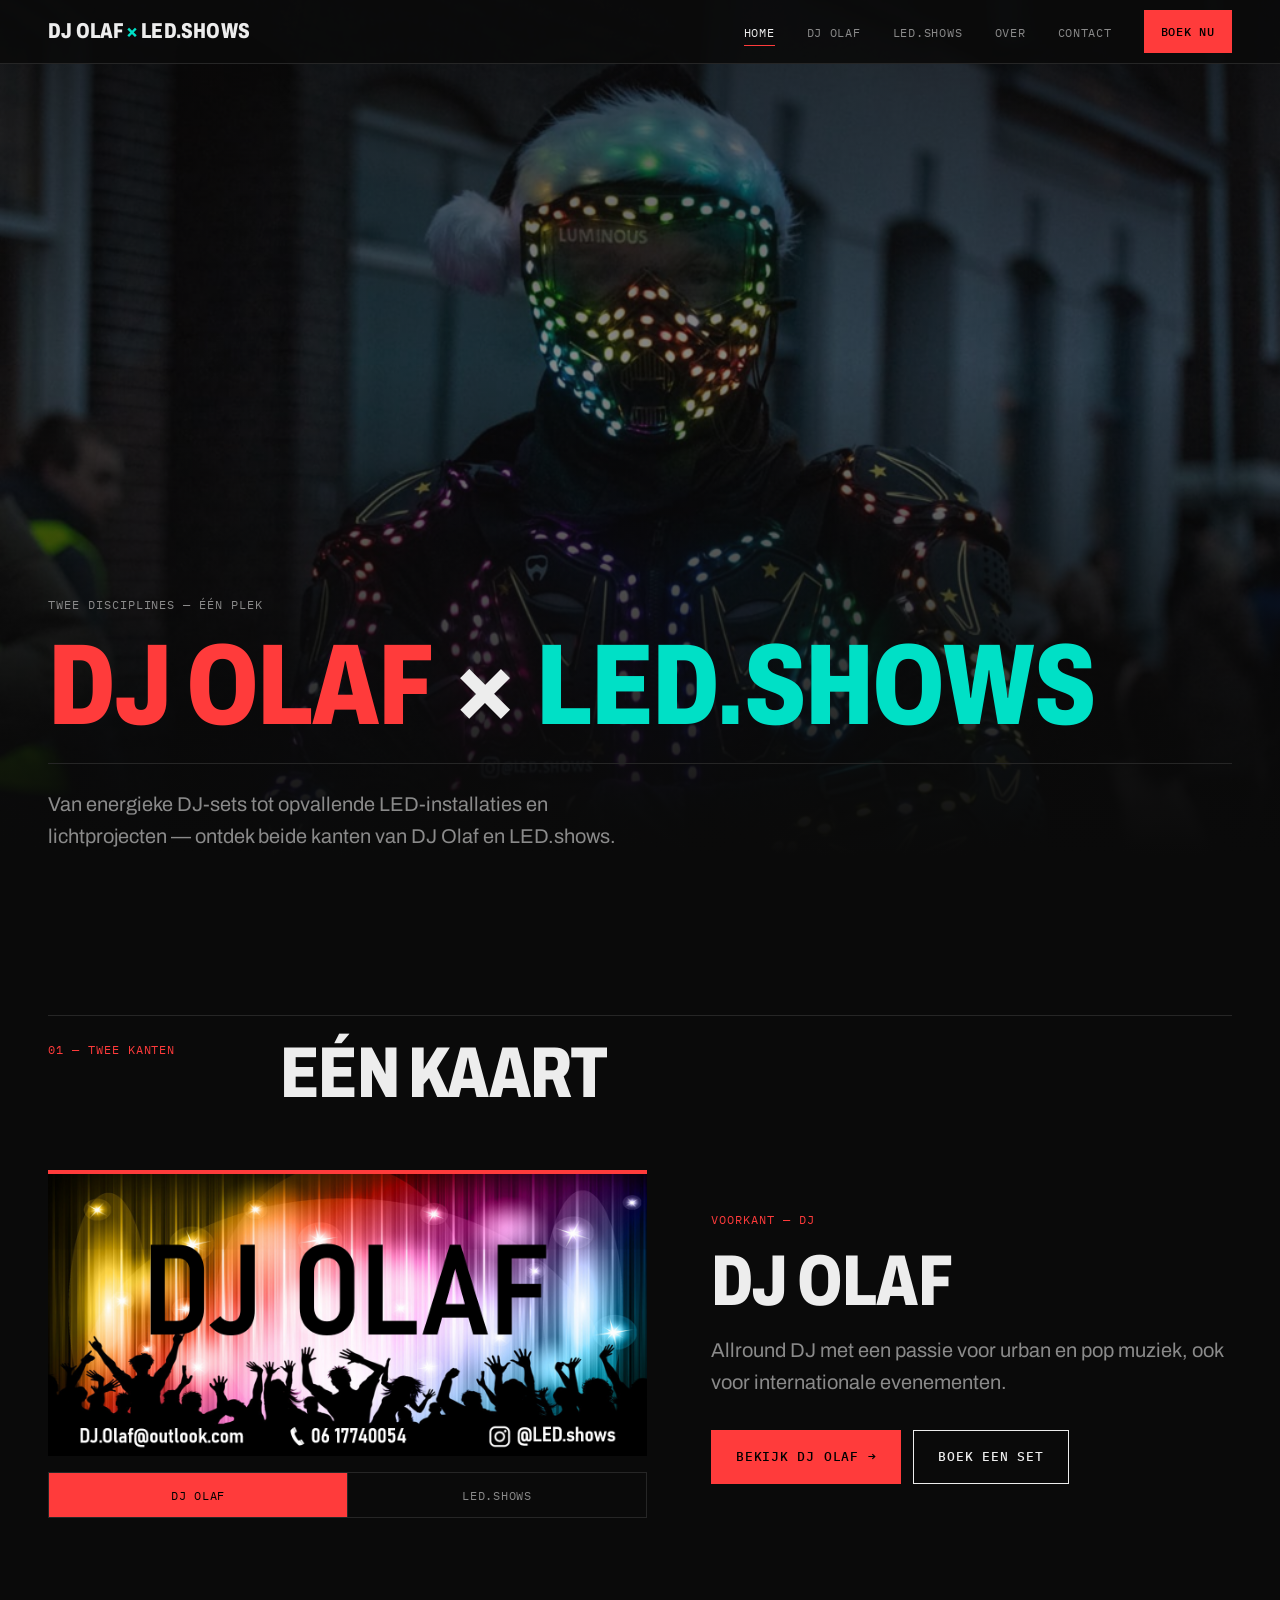
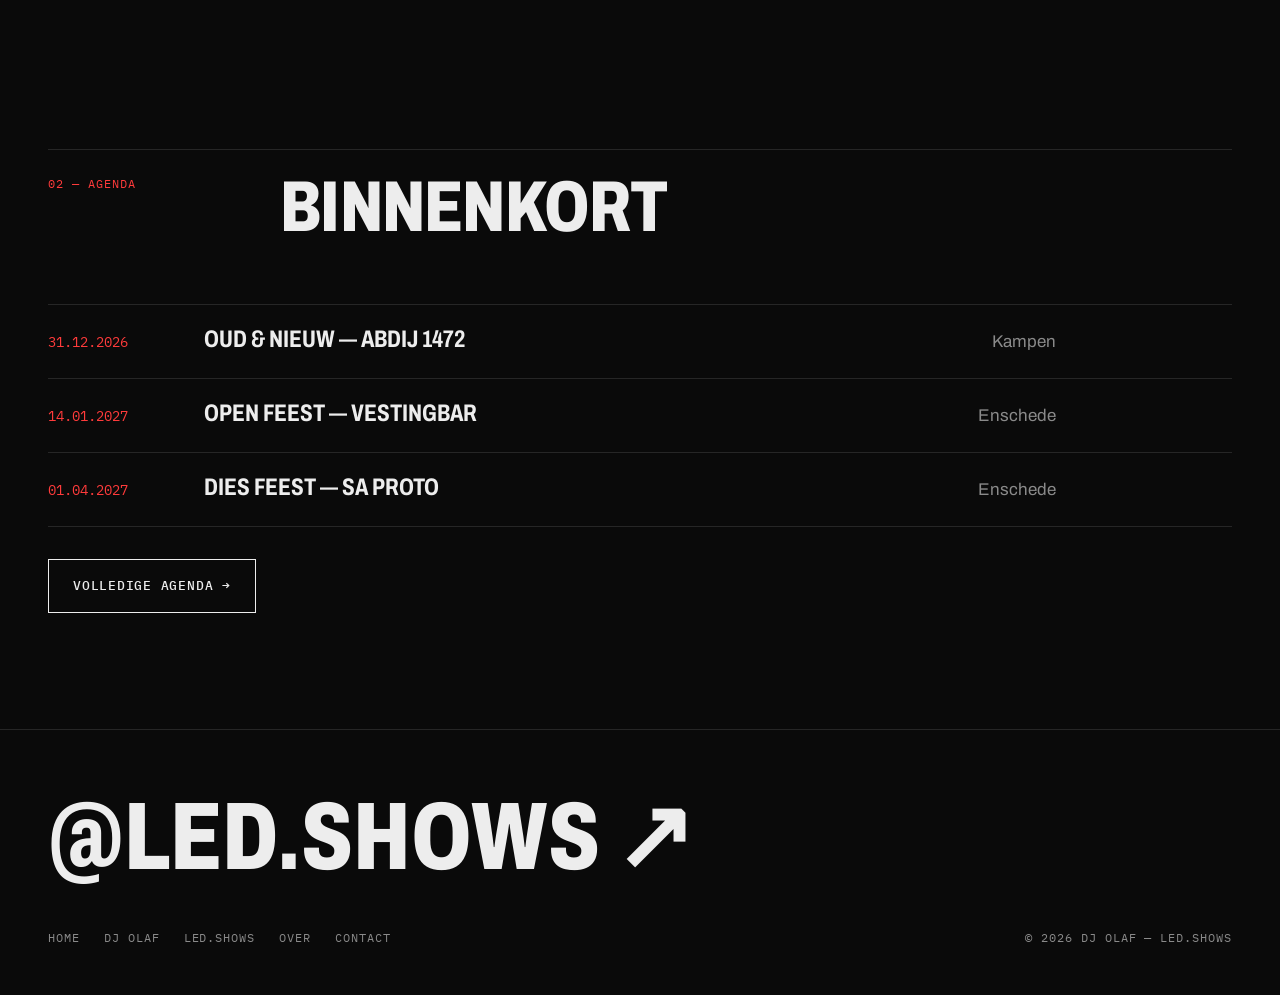
<file: index.html>
<!DOCTYPE html>
<html lang="nl">
<head>
<meta charset="UTF-8">
<meta name="viewport" content="width=device-width, initial-scale=1.0">
<title>LED.shows &amp; DJ Olaf | led-shows.nl</title>
<meta name="description" content="LED.shows en DJ Olaf: creatieve LED-installaties, lichtprojecten en DJ-sets voor feesten, podia en evenementen.">
<!-- Fonts: Archivo (headings + text) and IBM Plex Mono (small labels) -->
<link rel="preconnect" href="https://fonts.googleapis.com">
<link rel="preconnect" href="https://fonts.gstatic.com" crossorigin>
<link href="https://fonts.googleapis.com/css2?family=Archivo:wdth,wght@62..125,400;62..125,800&family=IBM+Plex+Mono:wght@400;500&display=swap" rel="stylesheet">
<link rel="stylesheet" href="css/style.css">
</head>
<!-- theme-dj = red accent, theme-led = cyan accent -->
<body class="theme-dj">
<a class="skip" href="#main">Naar inhoud</a>

<!-- ===== NAVIGATIE (same on every page) ===== -->
<header class="nav">
  <a class="nav__logo" href="index.html">DJ Olaf <span>×</span> LED.shows</a>
  <button class="nav__toggle" aria-label="Menu" aria-expanded="false" aria-controls="menu"><span></span><span></span><span></span></button>
  <ul class="nav__links" id="menu">
    <li><a href="index.html" aria-current="page">Home</a></li>
    <li><a href="dj.html">DJ Olaf</a></li>
    <li><a href="led-shows.html">LED.shows</a></li>
    <li><a href="about.html">Over</a></li>
    <li><a href="contact.html">Contact</a></li>
    <li><a class="btn btn--dj" href="contact.html?type=dj">Boek nu</a></li>
  </ul>
</header>

<main id="main">
<!-- ===== 1. INTRO: wie ben ik (photo: images/intro.jpg) ===== -->
<section class="intro">
  <div class="wrap">
    <span class="label">Twee disciplines — één plek</span>
    <h1 class="intro__brand"><span class="intro__brand-dj">DJ Olaf</span><span class="intro__brand-join" aria-hidden="true">×</span><span class="intro__brand-led">LED.shows</span></h1>
    <div class="intro__bottom">
      <div>
        <p class="lead">Van energieke DJ-sets tot opvallende LED-installaties en lichtprojecten — ontdek beide kanten van DJ Olaf en LED.shows.</p>

    </div>
  </div>
</section>

<!-- ===== 2. DE KAART: flip card (photos only) + text next to it =====
     Text for each side is in the two [data-panel] blocks below.     -->
<section id="kies">
  <div class="wrap">
    <div class="sec-head reveal">
      <span class="label label--accent">01 — Twee kanten</span>
      <div><h2>Eén kaart</h2></div>
    </div>
    <div class="choose__grid">

      <!-- The card: click, tap or swipe to turn it -->
      <div>
        <div class="flip reveal" tabindex="0" role="button" aria-label="Draai de kaart om">
          <div class="flip__inner">
            <div class="flip__face flip__face--dj"></div>   <!-- voorkant: images/card-dj.jpg -->
            <div class="flip__face flip__face--led"></div>  <!-- achterkant: images/card-led.jpg -->
          </div>
        </div>
        <div class="switch" role="group" aria-label="Kant van de kaart">
          <button type="button" data-side="dj" aria-pressed="true">DJ Olaf</button>
          <button type="button" data-side="led" aria-pressed="false">LED.shows</button>
        </div>
      </div>

      <!-- Text that changes with the card -->
      <div class="choose__info" aria-live="polite">
        <div data-panel="dj" class="is-active">
          <span class="label label--accent">Voorkant — DJ</span>
          <h2>DJ Olaf</h2>
          <p class="lead">Allround DJ met een passie voor urban en pop muziek, ook voor internationale evenementen.</p>
          <div class="btn-row"><a class="btn btn--dj" href="dj.html">Bekijk DJ Olaf →</a><a class="btn" href="contact.html?type=dj">Boek een set</a></div>
        </div>
        <div data-panel="led">
          <span class="label label--accent">Achterkant — LED</span>
          <h2>LED.shows</h2>
          <p class="lead">LED-installaties, podiumlicht en eigen lichtprojecten — voor podia, zalen en mijn eigen sets.</p>
          <div class="btn-row"><a class="btn btn--led" href="led-shows.html">Bekijk projecten →</a><a class="btn" href="contact.html?type=led">Start een project</a></div>
        </div>
      </div>

    </div>
  </div>
</section>

<!-- ===== 3. AGENDA TEASER ===== -->
<section>
  <div class="wrap">
    <div class="sec-head reveal">
      <span class="label label--accent">02 — Agenda</span>
      <div><h2>Binnenkort</h2></div>
    </div>
    <ul class="gigs reveal">
<li><time>31.12.2026</time><strong>Oud &amp; Nieuw — Abdij 1472 </strong><span>Kampen</span></li>
      <li><time>14.01.2027</time><strong>Open feest — Vestingbar</strong><span>Enschede</span></li>
      <li><time>01.04.2027</time><strong>Dies feest — SA Proto</strong><span>Enschede</span></li>
    </ul>
    <div class="btn-row"><a class="btn" href="dj.html#agenda">Volledige agenda →</a></div>
  </div>
</section>
</main>

<!-- ===== FOOTER ===== -->
<footer class="footer">
  <div class="wrap">
    <a class="footer__big" href="https://instagram.com/led.shows" target="_blank" rel="noopener">@led.shows ↗</a>
    <div class="footer__row">
      <nav aria-label="Footer">
        <a class="label" href="index.html">Home</a>
        <a class="label" href="dj.html">DJ Olaf</a>
        <a class="label" href="led-shows.html">LED.shows</a>
        <a class="label" href="about.html">Over</a>
        <a class="label" href="contact.html">Contact</a>
      </nav>
      <span class="label">© <span id="year"></span> DJ Olaf — LED.shows</span>
    </div>
  </div>
</footer>
<script src="js/main.js"></script>
</body>
</html>
</file>
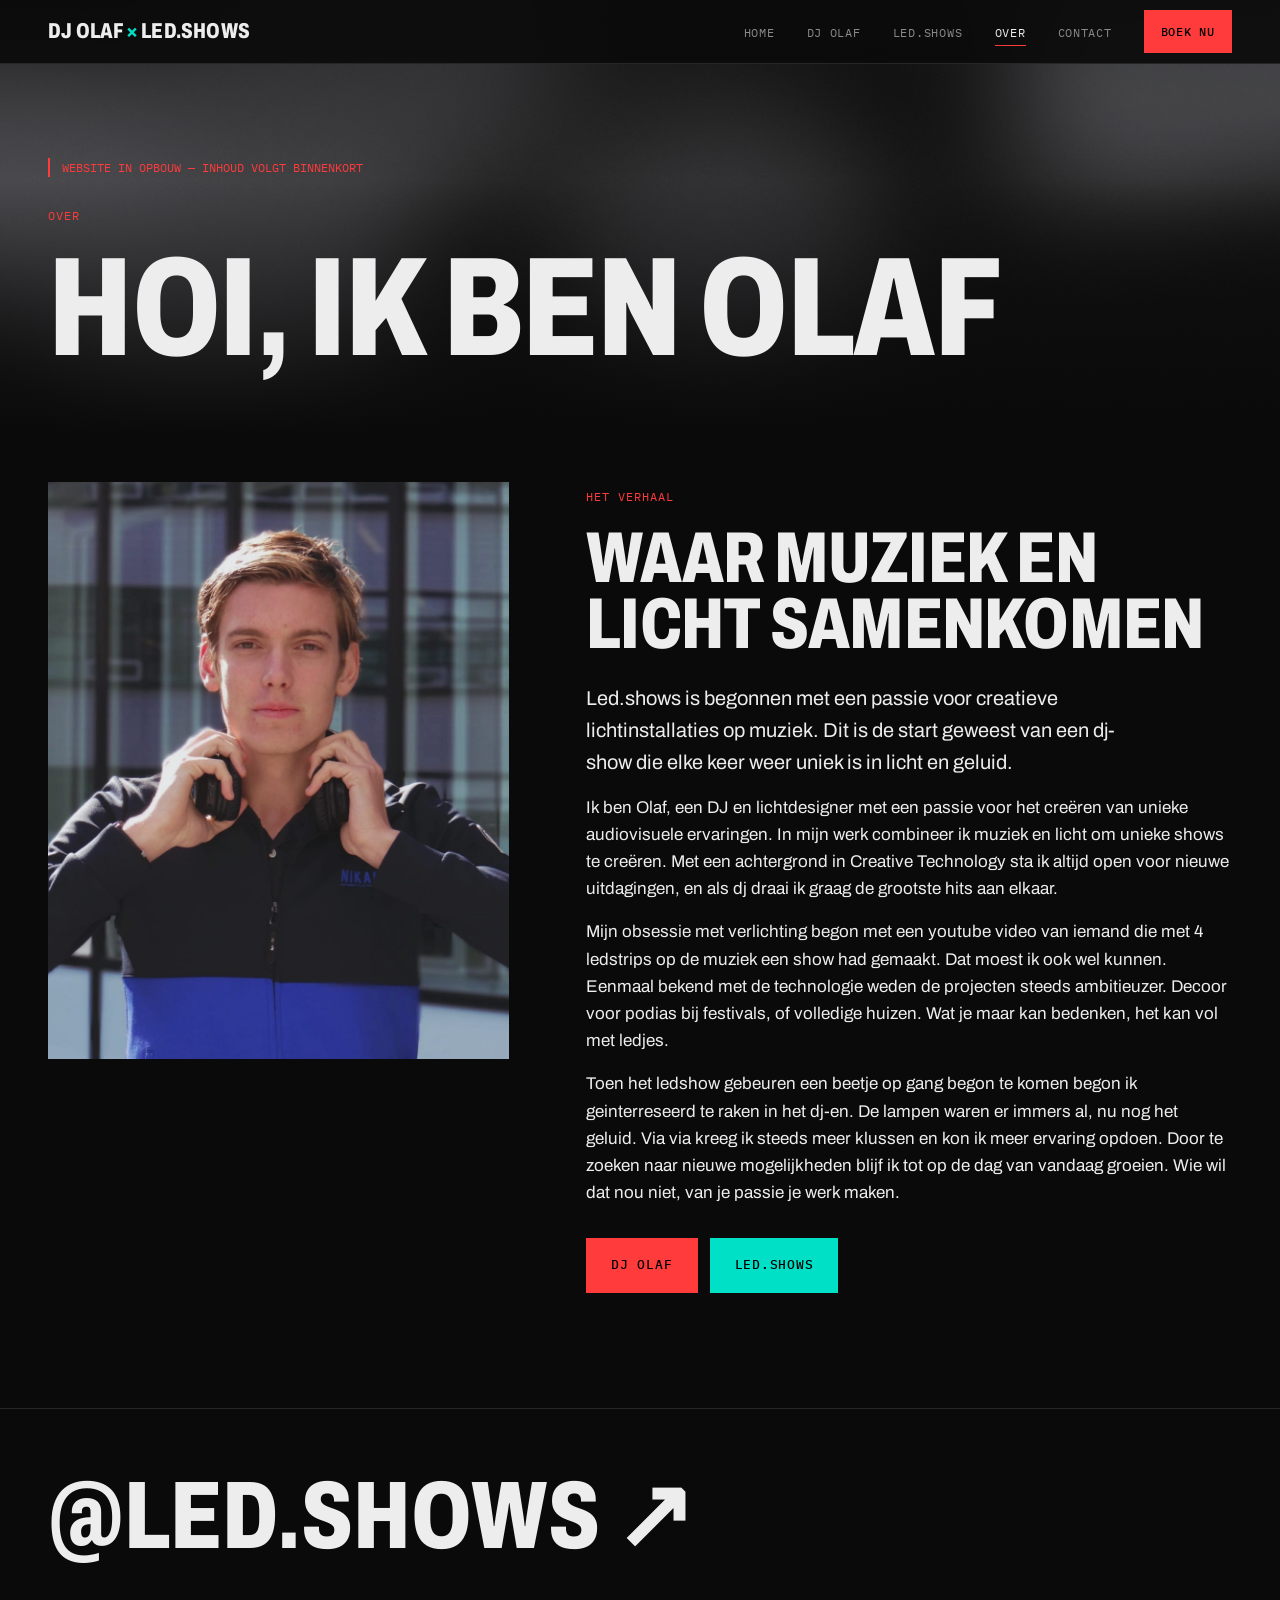
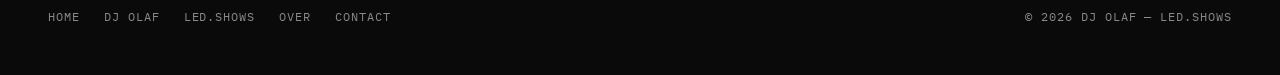
<file: about.html>
<!DOCTYPE html>
<html lang="nl">
<head>
<meta charset="UTF-8">
<meta name="viewport" content="width=device-width, initial-scale=1.0">
<title>Over — DJ Olaf</title>
<meta name="description" content="Over DJ Olaf en LED.shows.">
<!-- Fonts: Archivo (headings + text) and IBM Plex Mono (small labels) -->
<link rel="preconnect" href="https://fonts.googleapis.com">
<link rel="preconnect" href="https://fonts.gstatic.com" crossorigin>
<link href="https://fonts.googleapis.com/css2?family=Archivo:wdth,wght@62..125,400;62..125,800&family=IBM+Plex+Mono:wght@400;500&display=swap" rel="stylesheet">
<link rel="stylesheet" href="css/style.css">
</head>
<!-- theme-dj = red accent, theme-led = cyan accent -->
<body class="theme-dj">
<a class="skip" href="#main">Naar inhoud</a>

<!-- ===== NAVIGATIE (same on every page) ===== -->
<header class="nav">
   <a class="nav__logo" href="index.html">DJ Olaf <span>×</span> LED.shows</a>
  <button class="nav__toggle" aria-label="Menu" aria-expanded="false" aria-controls="menu"><span></span><span></span><span></span></button>
  <ul class="nav__links" id="menu">
    <li><a href="index.html">Home</a></li>
    <li><a href="dj.html">DJ Olaf</a></li>
    <li><a href="led-shows.html">LED.shows</a></li>
    <li><a href="about.html" aria-current="page">Over</a></li>
    <li><a href="contact.html">Contact</a></li>
    <li><a class="btn btn--dj" href="contact.html?type=dj">Boek nu</a></li>
  </ul>
</header>

<main id="main">
<section class="page-head page-head--short" style="background-image:url('images/intro.jpg')">
  <div class="wrap"><span class="wip">Website in opbouw — inhoud volgt binnenkort</span><span class="label label--accent">Over</span><h1>Hoi, ik ben Olaf</h1></div>
</section>

<section style="padding-top:2rem">
  <div class="wrap about">
    <img class="reveal" src="images/portrait 1.jpeg" alt="Placeholder portret" loading="lazy">
    <div class="reveal">
      <span class="label label--accent">Het verhaal</span>
      <h2 style="margin:1rem 0 1.5rem">Waar muziek en licht samenkomen</h2>
      <p class="lead">Led.shows is begonnen met een passie voor creatieve lichtinstallaties op muziek. Dit is de start geweest van een dj-show die elke keer weer uniek is in licht en geluid. </p>
      <p>Ik ben Olaf, een DJ en lichtdesigner met een passie voor het creëren van unieke audiovisuele ervaringen. In mijn werk combineer ik muziek en licht om unieke shows te creëren.  Met een achtergrond in Creative Technology sta ik altijd open voor nieuwe uitdagingen, en als dj draai ik graag de grootste hits aan elkaar.</p>
      <p>Mijn obsessie met verlichting begon met een youtube video van iemand die met 4 ledstrips op de muziek een show had gemaakt. Dat moest ik ook wel kunnen. Eenmaal bekend met de technologie weden de projecten steeds ambitieuzer. Decoor voor podias bij festivals, of volledige huizen. Wat je maar kan bedenken, het kan vol met ledjes.   </p>
      <p> Toen het ledshow gebeuren een beetje op gang begon te komen begon ik geinterreseerd te raken in het dj-en. De lampen waren er immers al, nu nog het geluid. Via via kreeg ik steeds meer klussen en kon ik meer ervaring opdoen. Door te zoeken naar nieuwe mogelijkheden blijf ik tot op de dag van vandaag groeien. Wie wil dat nou niet, van je passie je werk maken.  </p>
      <div class="btn-row"><a class="btn btn--dj" href="dj.html">DJ Olaf</a><a class="btn btn--led" href="led-shows.html">LED.shows</a></div>

    </div>
  </div>
</section>
</main>

<!-- ===== FOOTER ===== -->
<footer class="footer">
  <div class="wrap">
    <a class="footer__big" href="https://instagram.com/led.shows" target="_blank" rel="noopener">@led.shows ↗</a>
    <div class="footer__row">
      <nav aria-label="Footer">
        <a class="label" href="index.html">Home</a>
        <a class="label" href="dj.html">DJ Olaf</a>
        <a class="label" href="led-shows.html">LED.shows</a>
        <a class="label" href="about.html">Over</a>
        <a class="label" href="contact.html">Contact</a>
      </nav>
      <span class="label">© <span id="year"></span> DJ Olaf — LED.shows</span>
    </div>
  </div>
</footer>
<script src="js/main.js"></script>
</body>
</html>
</file>
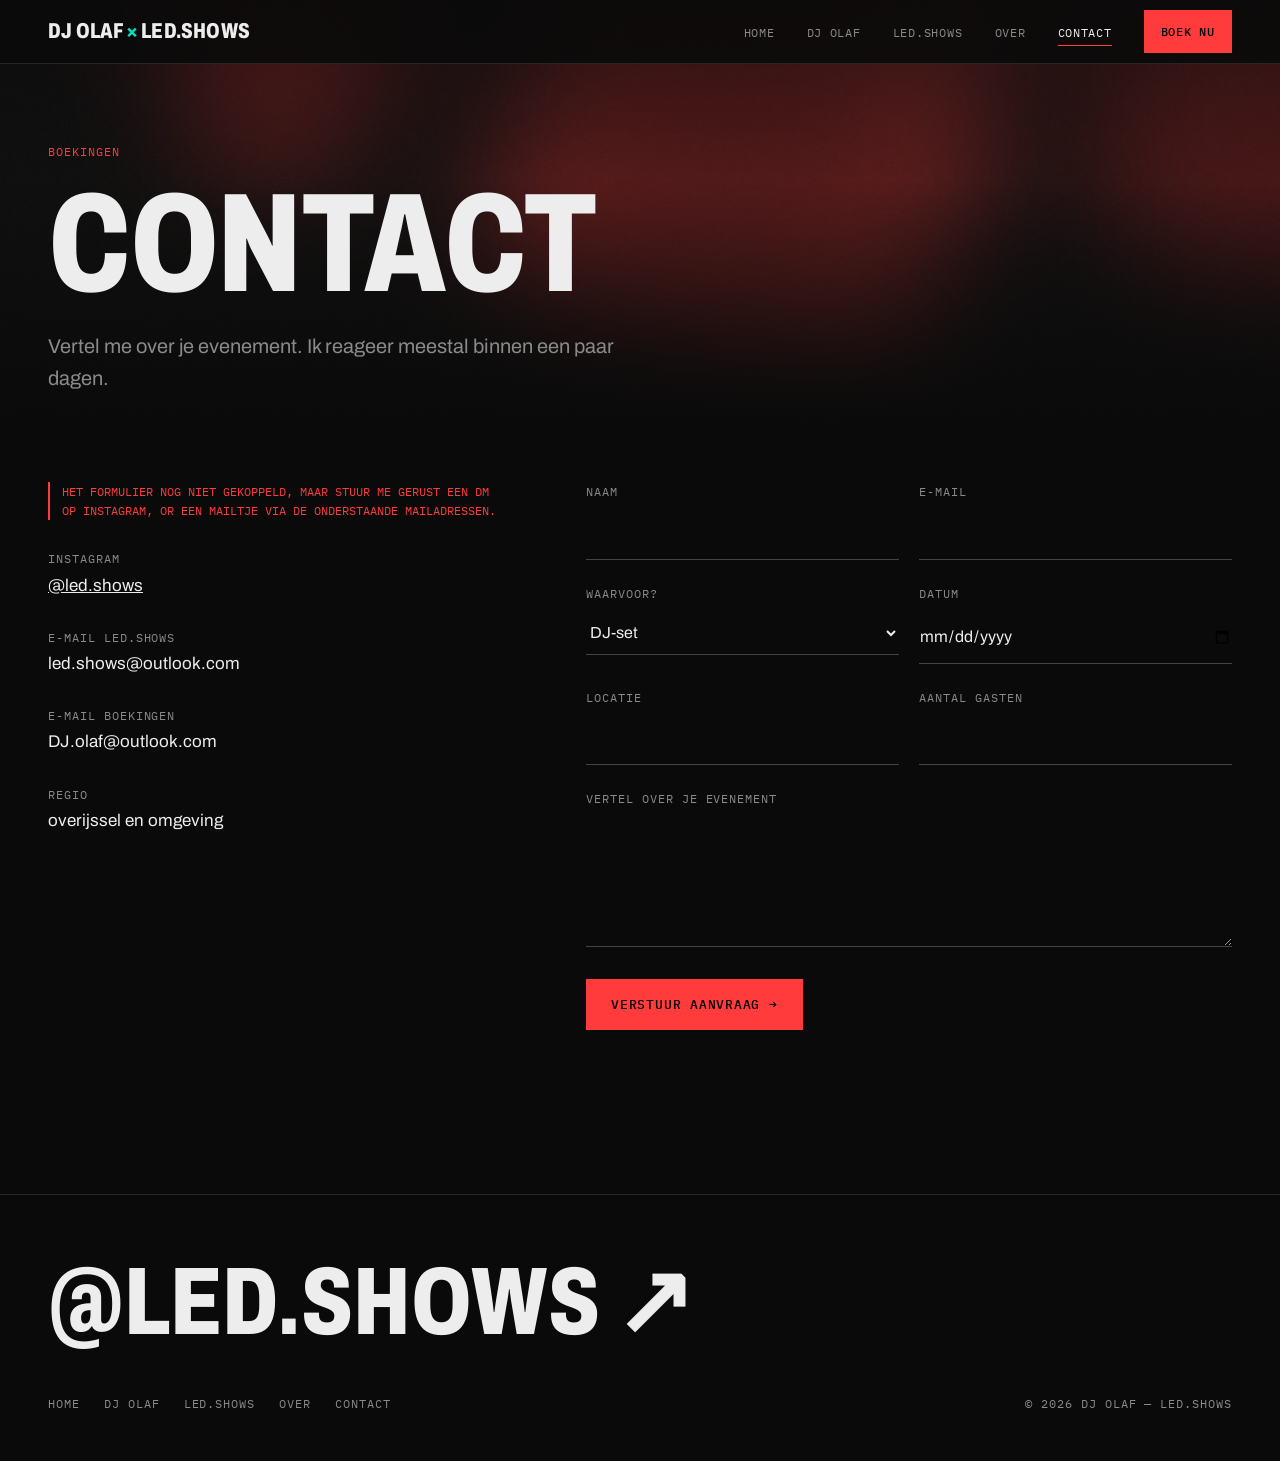
<file: contact.html>
<!DOCTYPE html>
<html lang="nl">
<head>
<meta charset="UTF-8">
<meta name="viewport" content="width=device-width, initial-scale=1.0">
<title>Contact & boekingen — DJ Olaf</title>
<meta name="description" content="Boek DJ Olaf of vraag een LED-show aan.">
<!-- Fonts: Archivo (headings + text) and IBM Plex Mono (small labels) -->
<link rel="preconnect" href="https://fonts.googleapis.com">
<link rel="preconnect" href="https://fonts.gstatic.com" crossorigin>
<link href="https://fonts.googleapis.com/css2?family=Archivo:wdth,wght@62..125,400;62..125,800&family=IBM+Plex+Mono:wght@400;500&display=swap" rel="stylesheet">
<link rel="stylesheet" href="css/style.css">
</head>
<!-- theme-dj = red accent, theme-led = cyan accent -->
<body class="theme-dj">
<a class="skip" href="#main">Naar inhoud</a>

<!-- ===== NAVIGATIE (same on every page) ===== -->
<header class="nav">
    <a class="nav__logo" href="index.html">DJ Olaf <span>×</span> LED.shows</a>
  <button class="nav__toggle" aria-label="Menu" aria-expanded="false" aria-controls="menu"><span></span><span></span><span></span></button>
  <ul class="nav__links" id="menu">
    <li><a href="index.html">Home</a></li>
    <li><a href="dj.html">DJ Olaf</a></li>
    <li><a href="led-shows.html">LED.shows</a></li>
    <li><a href="about.html">Over</a></li>
    <li><a href="contact.html" aria-current="page">Contact</a></li>
    <li><a class="btn btn--dj" href="contact.html?type=dj">Boek nu</a></li>
  </ul>
</header>

<main id="main">
<section class="page-head page-head--short" style="background-image:url('images/dj.jpg')">
  <div class="wrap"><span class="label label--accent">Boekingen</span><h1>Contact</h1>
  <p class="lead">Vertel me over je evenement. Ik reageer meestal binnen een paar dagen.</p></div>
</section>

<section style="padding-top:2rem">
  <div class="wrap about">
    <!-- Left: direct contact -->
    <div class="contact-side">
      <span class="wip">Het formulier nog niet gekoppeld, maar stuur me gerust een Dm op instagram, or een mailtje via de onderstaande mailadressen.</span>
      <p><span class="label">Instagram</span><br><a href="https://instagram.com/led.shows" target="_blank" rel="noopener">@led.shows</a></p>
      <p><span class="label">E-mail Led.shows</span><br>led.shows@outlook.com</p>
      <p><span class="label">E-mail boekingen</span><br>DJ.olaf@outlook.com</p>
      <p><span class="label">Regio</span><br>overijssel en omgeving</p>
    </div>

    <!-- Right: booking form. ?type=dj / led / both pre-selects "Waarvoor?" -->
    <form class="form" novalidate>
      <div><label class="label" for="name">Naam</label><input id="name" name="name" autocomplete="name" required></div>
      <div><label class="label" for="email">E-mail</label><input id="email" name="email" type="email" autocomplete="email" required></div>
      <div><label class="label" for="type">Waarvoor?</label>
        <select id="type" name="type">
          <option value="dj">DJ-set</option>
          <option value="led">LED-show / project</option>
          <option value="both">DJ + LED-show</option>
          <option value="other">Iets anders</option>
        </select></div>
      <div><label class="label" for="date">Datum</label><input id="date" name="date" type="date"></div>
      <div><label class="label" for="location">Locatie</label><input id="location" name="location"></div>
      <div><label class="label" for="guests">Aantal gasten</label><input id="guests" name="guests" type="number" min="0"></div>
      <div class="full"><label class="label" for="msg">Vertel over je evenement</label><textarea id="msg" name="msg"></textarea></div>
      <div class="full"><button class="btn btn--accent" type="submit">Verstuur aanvraag →</button></div>
      <p class="form__msg" role="status"></p>
    </form>
  </div>
</section>
</main>

<!-- ===== FOOTER ===== -->
<footer class="footer">
  <div class="wrap">
    <a class="footer__big" href="https://instagram.com/led.shows" target="_blank" rel="noopener">@led.shows ↗</a>
    <div class="footer__row">
      <nav aria-label="Footer">
        <a class="label" href="index.html">Home</a>
        <a class="label" href="dj.html">DJ Olaf</a>
        <a class="label" href="led-shows.html">LED.shows</a>
        <a class="label" href="about.html">Over</a>
        <a class="label" href="contact.html">Contact</a>
      </nav>
      <span class="label">© <span id="year"></span> DJ Olaf — LED.shows</span>
    </div>
  </div>
</footer>
<script src="js/main.js"></script>
</body>
</html>
</file>
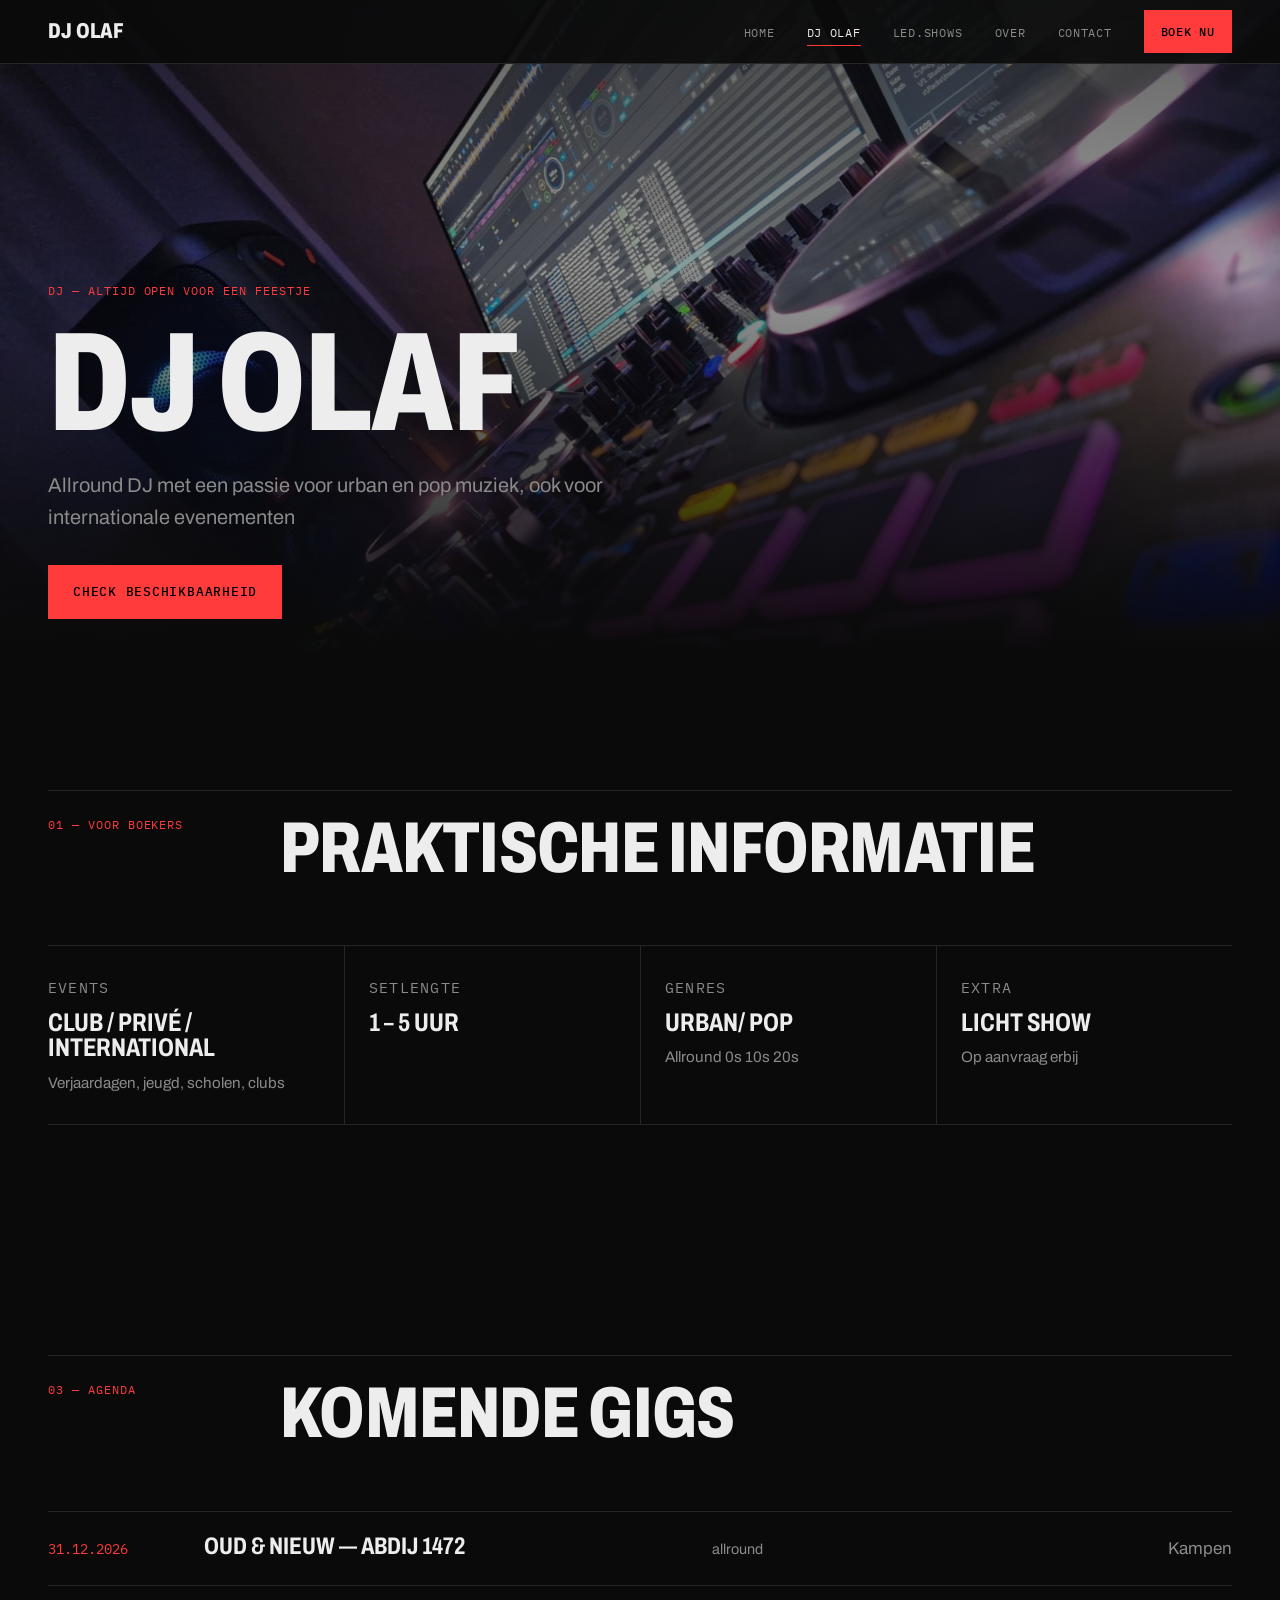
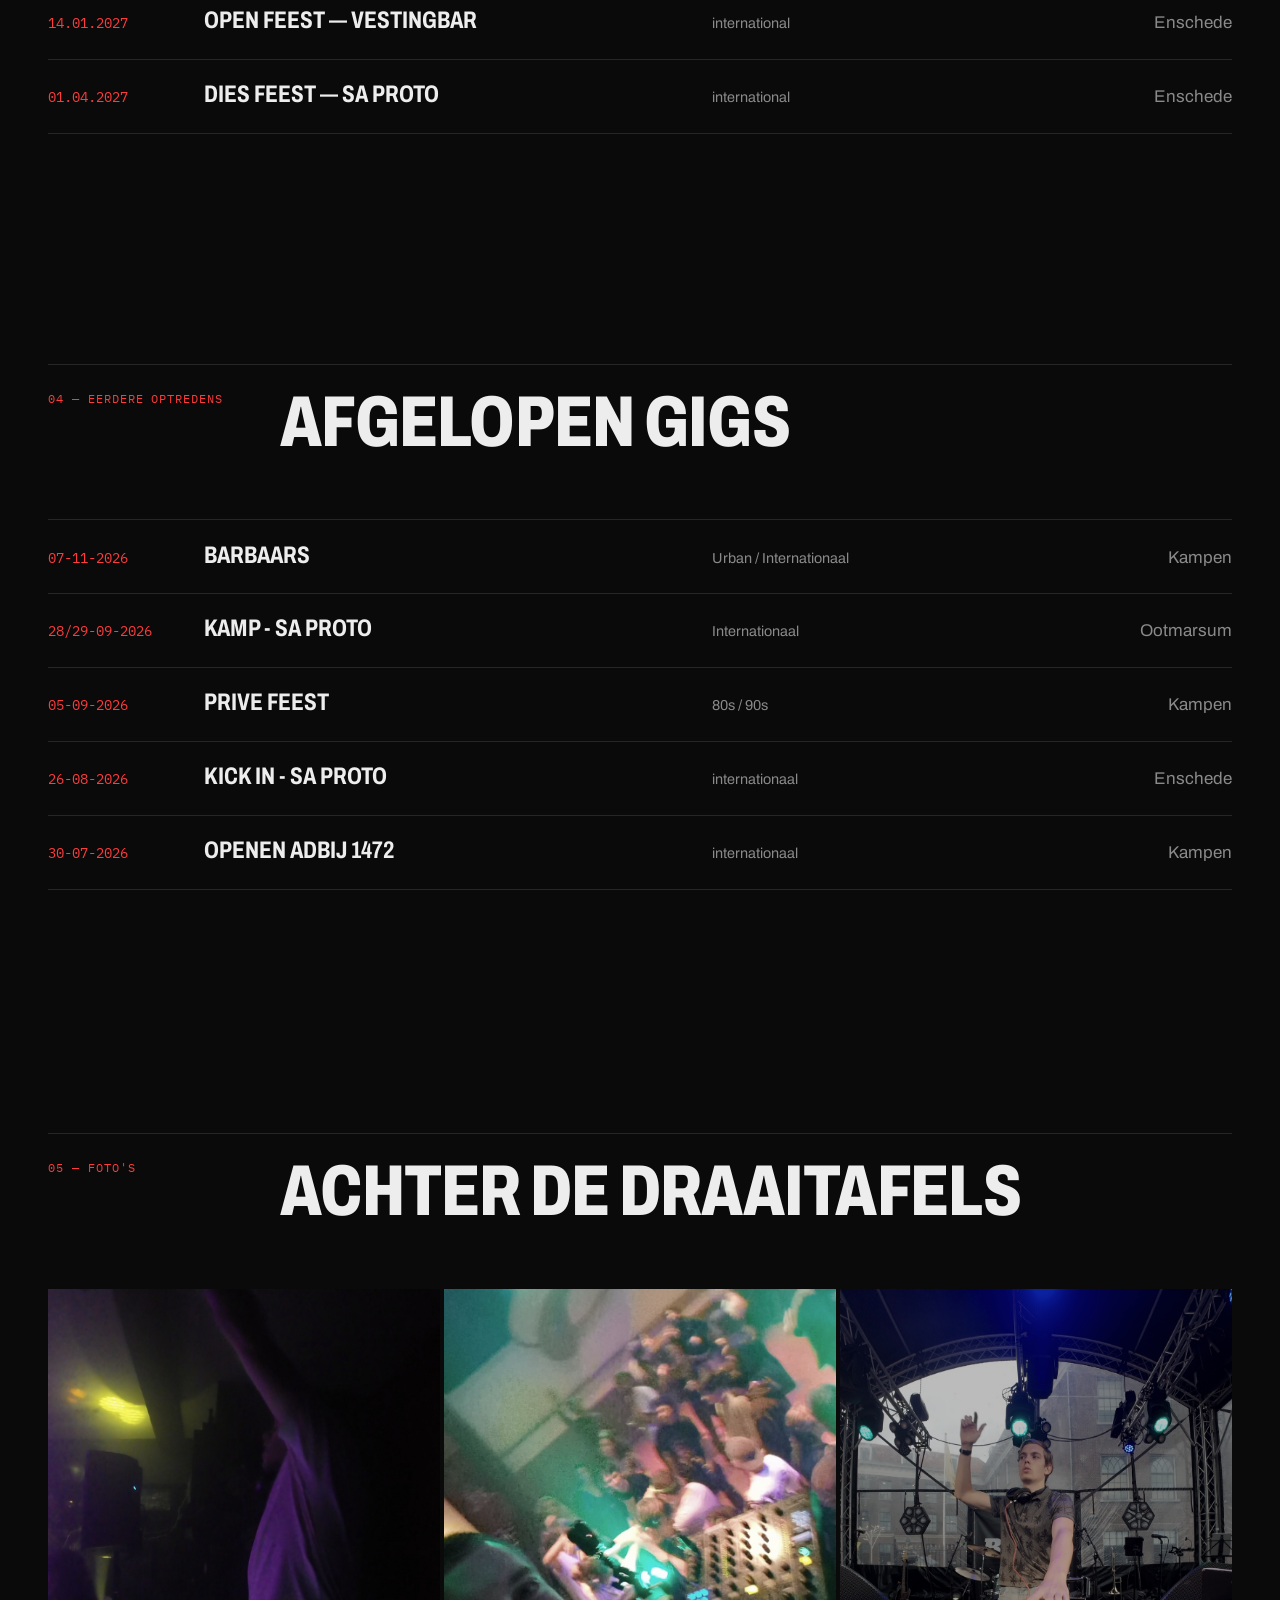
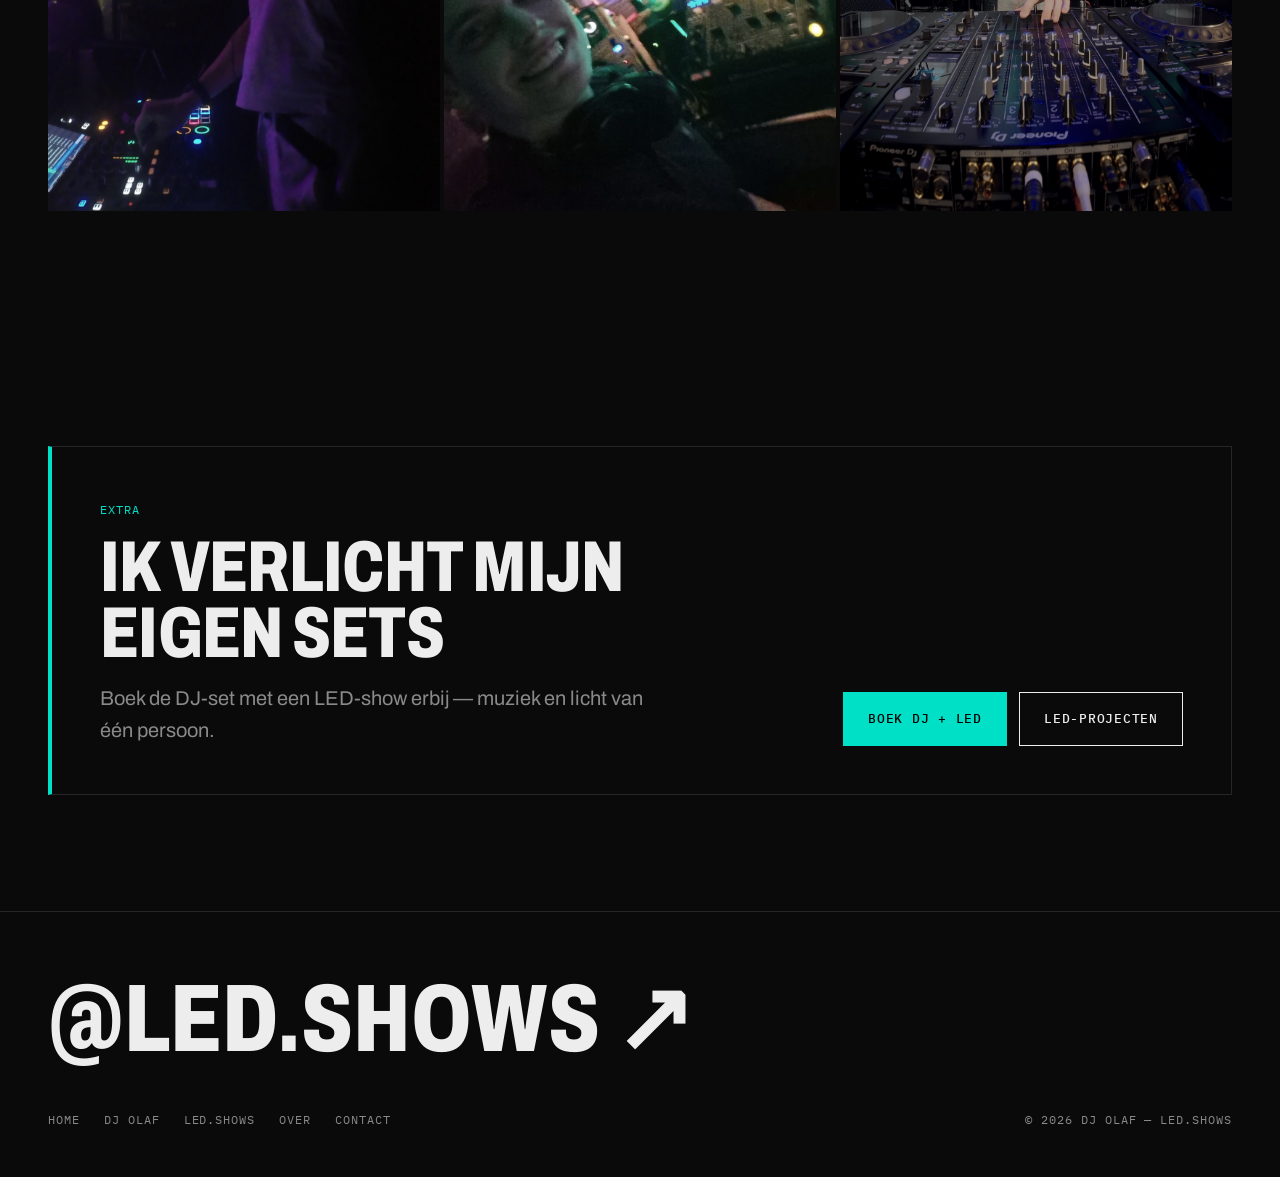
<file: dj.html>
<!DOCTYPE html>
<html lang="nl">
<head>
<meta charset="UTF-8">
<meta name="viewport" content="width=device-width, initial-scale=1.0">
<title>DJ Olaf — Boek een DJ-set</title>
<meta name="description" content="Boek DJ Olaf voor clubavonden, feesten, bruiloften en festivals.">
<!-- Fonts: Archivo (headings + text) and IBM Plex Mono (small labels) -->
<link rel="preconnect" href="https://fonts.googleapis.com">
<link rel="preconnect" href="https://fonts.gstatic.com" crossorigin>
<link href="https://fonts.googleapis.com/css2?family=Archivo:wdth,wght@62..125,400;62..125,800&family=IBM+Plex+Mono:wght@400;500&display=swap" rel="stylesheet">
<link rel="stylesheet" href="css/style.css">
</head>
<!-- theme-dj = red accent, theme-led = cyan accent -->
<body class="theme-dj">
<a class="skip" href="#main">Naar inhoud</a>

<!-- ===== NAVIGATIE (same on every page) ===== -->
<header class="nav">
  <a class="nav__logo" href="index.html">DJ Olaf</a>
  <button class="nav__toggle" aria-label="Menu" aria-expanded="false" aria-controls="menu"><span></span><span></span><span></span></button>
  <ul class="nav__links" id="menu">
    <li><a href="index.html">Home</a></li>
    <li><a href="dj.html" aria-current="page">DJ Olaf</a></li>
    <li><a href="led-shows.html">LED.shows</a></li>
    <li><a href="about.html">Over</a></li>
    <li><a href="contact.html">Contact</a></li>
    <li><a class="btn btn--dj" href="contact.html?type=dj">Boek nu</a></li>
  </ul>
</header>

<main id="main">
<!-- ===== HEADER (photo: images/dj.jpg) ===== -->
<section class="page-head" style="background-image:url('images/setup1.jpeg')">
  <div class="wrap">
  
    <span class="label label--accent">DJ — Altijd open voor een feestje</span>
    <h1>DJ Olaf</h1>
    <p class="lead">Allround DJ met een passie voor urban en pop muziek, ook voor internationale evenementen</p>
    <div class="btn-row"><a class="btn btn--accent" href="contact.html?type=dj">Check beschikbaarheid</a></div>
  </div>
</section>

<!-- ===== FEITEN voor boekers ===== -->
<section>
  <div class="wrap">
    <div class="sec-head reveal">
      <span class="label label--accent">01 — Voor boekers</span>
      <div><h2>Praktische informatie </h2></div>
    </div>
    <div class="facts reveal">
      <div class="fact"><span class="label">Events</span><strong>Club / Privé / international</strong><span>Verjaardagen, jeugd, scholen, clubs</span></div>
      <div class="fact"><span class="label">Setlengte</span><strong>1 – 5 uur</strong><span></span></div>
      <div class="fact"><span class="label">Genres</span><strong>Urban/ pop</strong><span>Allround 0s 10s 20s</span></div>
      <div class="fact"><span class="label">Extra</span><strong>licht show</strong><span>Op aanvraag erbij</span></div>
    </div>
  </div>
</section>

<!-- ===== MUZIEK: replace .mix with your SoundCloud / Mixcloud embed ===== 
<section id="muziek">
  <div class="wrap">
    <div class="sec-head reveal">
      <span class="label label--accent">02 — Muziek</span>
      <div><h2>Laatste mix</h2>
      <p class="lead">Hier komt de SoundCloud- of Mixcloud-speler.</p></div>
    </div>
    <div class="mix reveal">
      <button class="mix__play" aria-label="Mix volgt binnenkort" disabled><svg width="18" height="18" viewBox="0 0 24 24" fill="#000"><path d="M8 5v14l11-7z"/></svg></button>
      <div class="mix__wave"></div>
      <span class="mix__meta">Binnenkort</span>
    </div>
  </div>
</section>
-->

<!-- ===== AGENDA: add a <li> per gig ===== -->
<section id="agenda">
  <div class="wrap">
    <div class="sec-head reveal">
      <span class="label label--accent">03 — Agenda</span>
      <div><h2>Komende gigs</h2></div>
    </div>
    <ul class="gigs reveal">
      <li><time>31.12.2026</time><strong>Oud &amp; Nieuw — Abdij 1472</strong><span class="gigs__info">allround</span><span>Kampen</span></li>
      <li><time>14.01.2027</time><strong>Open feest — Vestingbar</strong><span class="gigs__info">international</span><span>Enschede</span></li>
      <li><time>01.04.2027</time><strong>Dies feest — SA Proto</strong><span class="gigs__info">international</span><span>Enschede</span></li>
    </ul>
  </div>
</section>

<!-- ===== VOORIGE GIGS: vervang de placeholders ===== -->
<section id="vorige-gigs">
  <div class="wrap">
    <div class="sec-head reveal">
      <span class="label label--accent">04 — Eerdere optredens</span>
      <div><h2>Afgelopen gigs</h2></div>
    </div>
    <div class="gigs-log reveal">
      <ul class="gigs"> 
        <li><time>07-11-2026</time><strong>Barbaars</strong><span class="gigs__info">Urban / Internationaal </span><span>Kampen</span></li>
        <li><time>28/29-09-2026</time><strong>Kamp - SA Proto</strong><span class="gigs__info">Internationaal </span><span>Ootmarsum</span></li>
        <li><time>05-09-2026</time><strong>Prive feest </strong><span class="gigs__info">80s / 90s </span><span>Kampen</span></li>
        <li><time>26-08-2026</time><strong>Kick in - SA Proto</strong><span class="gigs__info">internationaal </span><span>Enschede</span></li>
        <li><time>30-07-2026</time><strong>Openen Adbij 1472</strong><span class="gigs__info">internationaal</span><span>Kampen</span></li>
        <li><time>01-06-2026</time><strong>terras - Vestingbar</strong><span class="gigs__info">house / internationaal</span><span>Enschede</span></li>
        <li><time>30-05-2026</time><strong>Kamp - SA Proto</strong><span class="gigs__info">internationaal</span><span>Aalten</span></li>
        <li><time>27-05-2026</time><strong>Schoolfeest gala</strong><span class="gigs__info">allround</span><span>Kampen</span></li>
        <li><time>30-01-2026</time><strong>jeugdfeest 't ukien</strong><span class="gigs__info">pop</span><span>Kampen</span></li>
        <li><time>16-01-2026</time><strong>lustrum feest - SA Proto</strong><span class="gigs__info">internationaal</span><span>Enschede</span></li>
        <li><time>16-10-2025</time><strong>Schoolfeest 1e en 2e klas</strong><span class="gigs__info">allround jeugd</span><span>Kampen</span></li>
        <li><time>10-10-2025</time><strong>Prive feest (oktoberfest)</strong><span class="gigs__info">oktoberfest/ carnaval</span><span>ijsselmuiden</span></li>
        <li><time>27-09-2025</time><strong>Openen Adbij 1472</strong><span class="gigs__info">internationaal</span><span>Kampen</span></li>
        <li><time>12-09-2025</time><strong>Prive feest (verjaardag)</strong><span class="gigs__info">allround / hardcore</span><span>Zwolle</span></li>
        <li><time>30-08-2025</time><strong>Prive feest (verjaardag)</strong><span class="gigs__info">70s / 80s</span><span>Kampen</span></li>
        <li><time>26-07-2025</time><strong>Prive feest (verjaardag)</strong><span class="gigs__info">urban / allround</span><span>Kampen</span></li> <!-- verjaardag julian-->
        <li><time>11-07-2025</time><strong>Av isala Kamp 2025</strong><span class="gigs__info">allround jeugd</span><span>ijsselmuiden</span></li>
        <li><time>04-07-2025</time><strong>Prive feest (verjaardag)</strong><span class="gigs__info">allround jeugd</span><span>ijsselmuiden</span></li>
        <li><time>27-06-2025</time><strong>Beach Kampen</strong><span class="gigs__info">house / allround</span><span>Kampen</span></li>
        <li><time>06/07-06-2025</time><strong>Dag van het onderdijks</strong><span class="gigs__info">allround jeugd</span><span>Kampen</span></li>
        <li><time>12-02-2025</time><strong>Schoolfeest 1e en 2e klas</strong><span class="gigs__info">allround jeugd</span><span>Kampen</span></li>
        <li><time>03-01-2025</time><strong>Nieuw jaar discozwemmen</strong><span class="gigs__info">allround jeugd</span><span>Kampen</span></li>
        <li><time>01-11-2024</time><strong>Halloween discozwemmen</strong><span class="gigs__info">allround jeugd</span><span>Kampen</span></li>
        <li><time>12-07-2024</time><strong>Av isala Kamp 2024</strong><span class="gigs__info">allround jeugd</span><span>Hattem</span></li>
      </ul>
    </div>
  </div>
</section>

<!-- ===== FOTO'S: images/gig1.jpg … gig5.jpg ===== -->
<section>
  <div class="wrap">
    <div class="sec-head reveal">
      <span class="label label--accent">05 — Foto's</span>
      <div><h2>Achter de draaitafels</h2></div>
    </div>
    <div class="photos photos--portrait reveal"><figure><img src="images/DJ 2.jpg" alt="DJ Olaf tijdens een optreden" loading="lazy"></figure><figure><img src="images/DJ 1.jpeg" alt="DJ Olaf achter de draaitafels" loading="lazy"></figure><figure><img src="images/DJ 3.jpg" alt="Sfeerbeeld van een DJ-optreden" loading="lazy"></figure><figure></div>
  </div>
</section>

<!-- ===== CROSS-PROMO naar LED ===== -->
<section>
  <div class="wrap">
    <div class="cross reveal" style="--accent:var(--led)">
      <div>
        <span class="label label--accent">Extra</span>
        <h2>Ik verlicht mijn eigen sets</h2>
        <p class="lead">Boek de DJ-set met een LED-show erbij — muziek en licht van één persoon.</p>
      </div>
      <div class="btn-row"><a class="btn btn--led" href="contact.html?type=both">Boek DJ + LED</a><a class="btn" href="led-shows.html">LED-projecten</a></div>
    </div>
  </div>
</section>
</main>

<!-- ===== FOOTER ===== -->
<footer class="footer">
  <div class="wrap">
    <a class="footer__big" href="https://instagram.com/led.shows" target="_blank" rel="noopener">@led.shows ↗</a>
    <div class="footer__row">
      <nav aria-label="Footer">
        <a class="label" href="index.html">Home</a>
        <a class="label" href="dj.html">DJ Olaf</a>
        <a class="label" href="led-shows.html">LED.shows</a>
        <a class="label" href="about.html">Over</a>
        <a class="label" href="contact.html">Contact</a>
      </nav>
      <span class="label">© <span id="year"></span> DJ Olaf — LED.shows</span>
    </div>
  </div>
</footer>
<script src="js/main.js"></script>
</body>
</html>
</file>
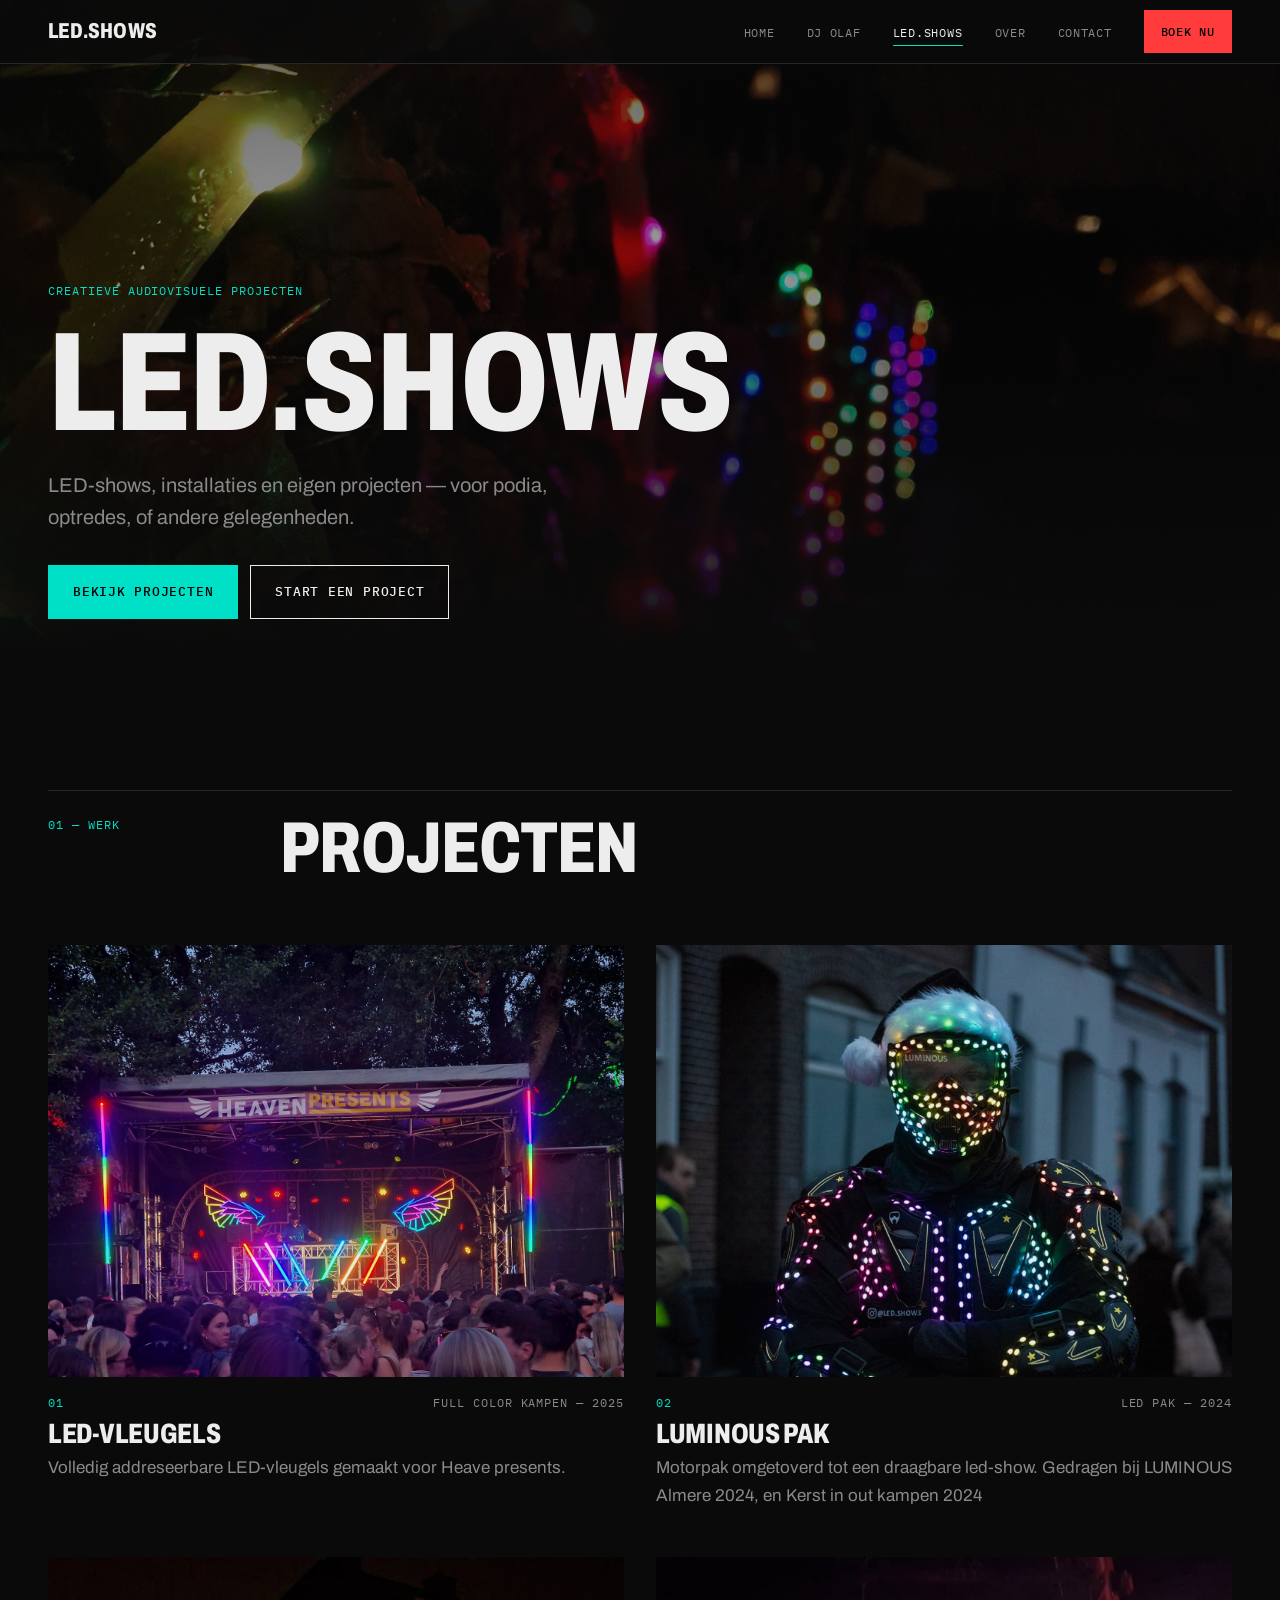
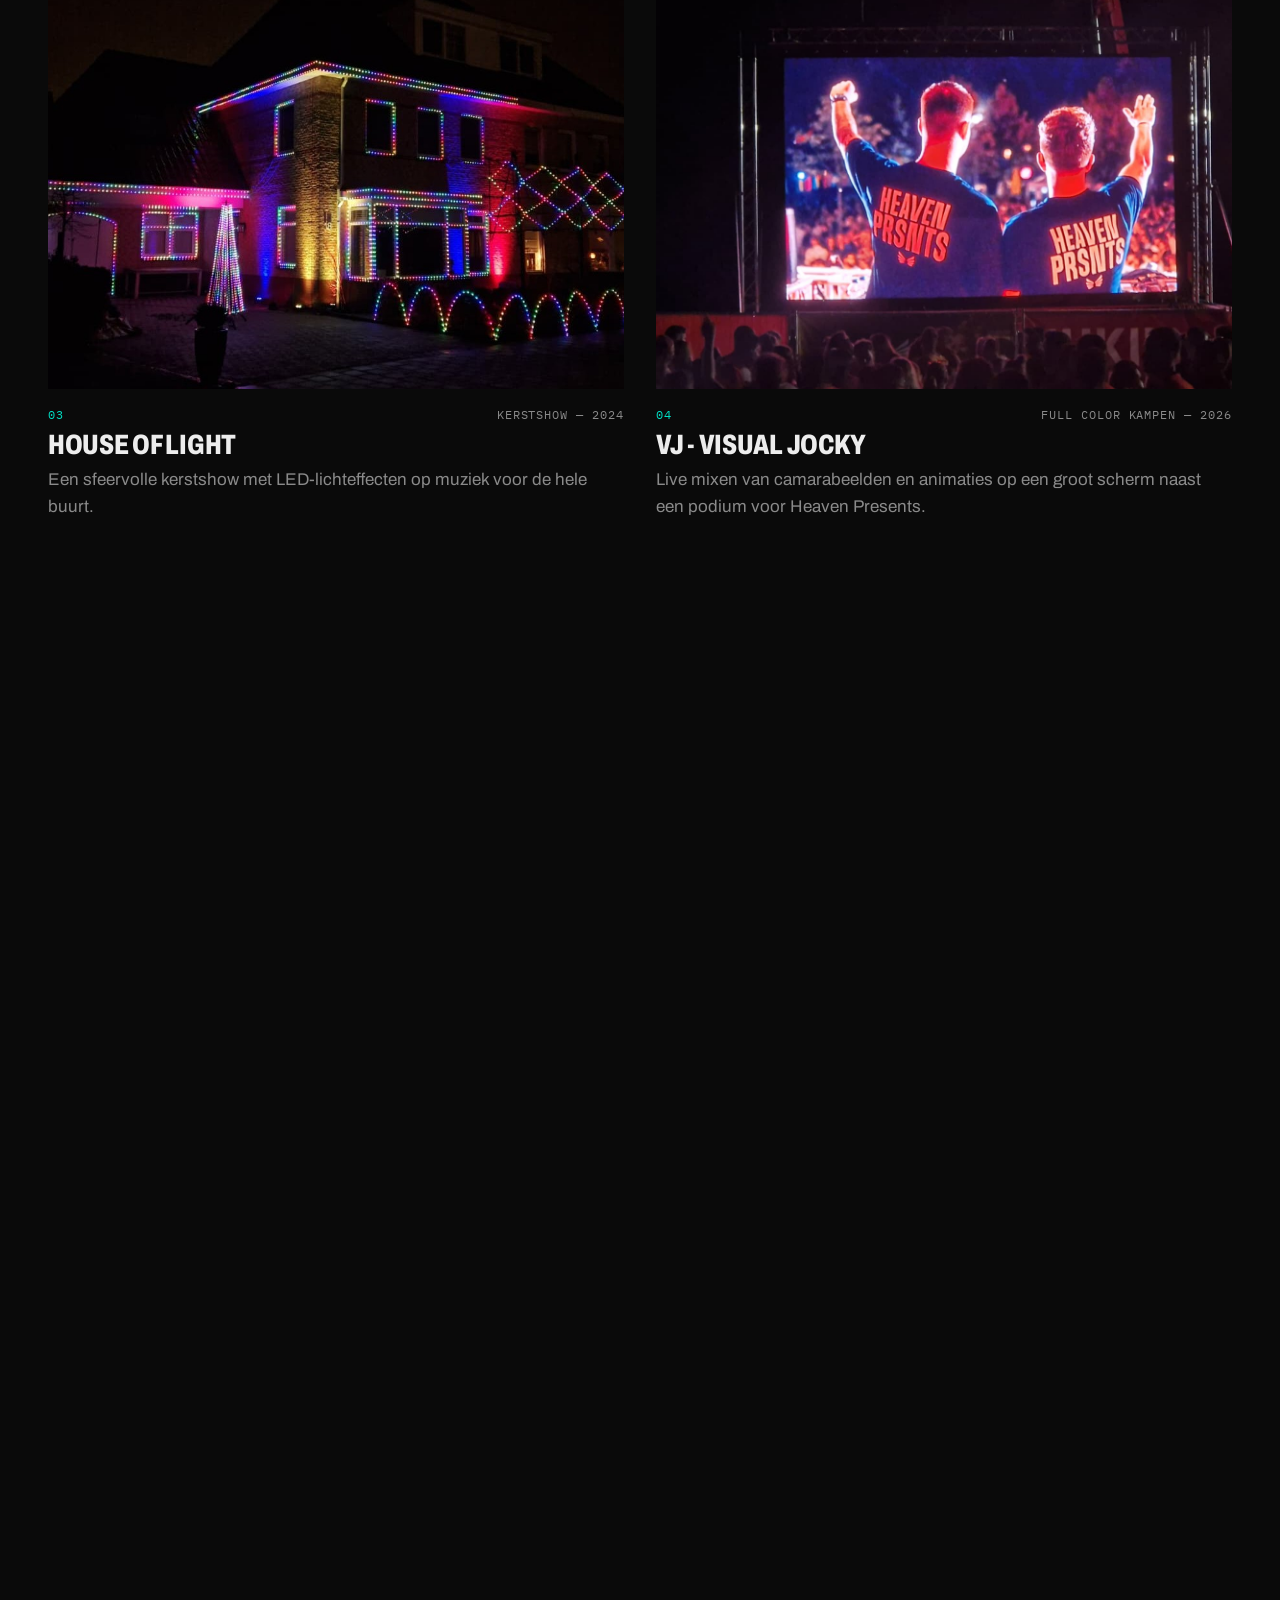
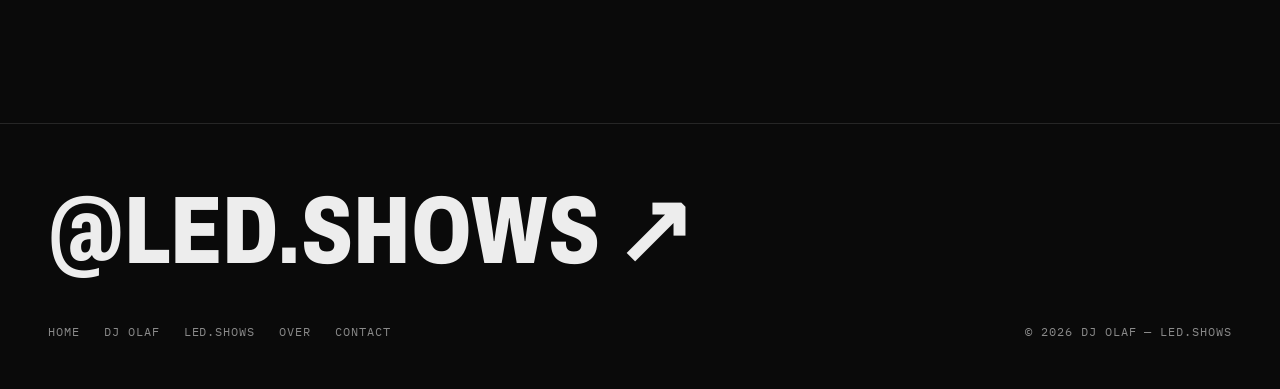
<file: led-shows.html>
<!DOCTYPE html>
<html lang="nl">
<head>
<meta charset="UTF-8">
<meta name="viewport" content="width=device-width, initial-scale=1.0">
<title>LED.shows — LED-shows & lichtprojecten</title>
<meta name="description" content="LED-installaties, podiumlicht en creatieve lichtprojecten.">
<!-- Fonts: Archivo (headings + text) and IBM Plex Mono (small labels) -->
<link rel="preconnect" href="https://fonts.googleapis.com">
<link rel="preconnect" href="https://fonts.gstatic.com" crossorigin>
<link href="https://fonts.googleapis.com/css2?family=Archivo:wdth,wght@62..125,400;62..125,800&family=IBM+Plex+Mono:wght@400;500&display=swap" rel="stylesheet">
<link rel="stylesheet" href="css/style.css">
</head>
<!-- theme-dj = red accent, theme-led = cyan accent -->
<body class="theme-led">
<a class="skip" href="#main">Naar inhoud</a>

<!-- ===== NAVIGATIE (same on every page) ===== -->
<header class="nav">
  <a class="nav__logo" href="index.html">Led.shows</a>
  <button class="nav__toggle" aria-label="Menu" aria-expanded="false" aria-controls="menu"><span></span><span></span><span></span></button>
  <ul class="nav__links" id="menu">
    <li><a href="index.html">Home</a></li>
    <li><a href="dj.html">DJ Olaf</a></li>
    <li><a href="led-shows.html" aria-current="page">LED.shows</a></li>
    <li><a href="about.html">Over</a></li>
    <li><a href="contact.html">Contact</a></li>
    <li><a class="btn btn--dj" href="contact.html?type=dj">Boek nu</a></li>
  </ul>
</header>

<main id="main">
<!-- ===== HEADER (photo: images/led.jpg) ===== -->
<section class="page-head" style="background-image:url('images/arches closeup.jpg')">
  <div class="wrap">
    <span class="label label--accent">Creatieve audiovisuele projecten</span>
    <h1>LED.shows</h1>
    <p class="lead">LED-shows, installaties en eigen projecten — voor podia, optredes, of andere gelegenheden.</p>
    <div class="btn-row"><a class="btn btn--accent" href="#projecten">Bekijk projecten</a><a class="btn" href="contact.html?type=led">Start een project</a></div>
  </div>
</section>

<!-- ===== PROJECTEN: copy an <article> to add one ===== -->
<section id="projecten">
  <div class="wrap">
    <div class="sec-head reveal">
      <span class="label label--accent">01 — Werk</span>
      <div><h2>Projecten</h2></div>
    </div>
    <div class="projects">
      <article class="project reveal"><img src="images/Wings stage 2.jpg" alt="Placeholder: LED-Vleugels podium" loading="lazy"><div class="project__meta"><span class="label label--accent">01</span><span class="label">Full Color Kampen — 2025</span></div><h3>LED-Vleugels</h3><p>Volledig addreseerbare LED-vleugels gemaakt voor Heave presents.</p></article>
      <article class="project reveal"><img src="images/led.png" alt="Placeholder: Zaalinstallatie" loading="lazy"><div class="project__meta"><span class="label label--accent">02</span><span class="label">Led Pak — 2024</span></div><h3>Luminous Pak</h3><p>Motorpak omgetoverd tot een draagbare led-show. Gedragen bij LUMINOUS Almere 2024, en Kerst in out kampen 2024</p></article>
      <article class="project reveal"><img src="images/house.jpg" alt="Placeholder: Lichtobject" loading="lazy"><div class="project__meta"><span class="label label--accent">03</span><span class="label">Kerstshow — 2024</span></div><h3>House of light</h3><p>Een sfeervolle kerstshow met LED-lichteffecten op muziek voor de hele buurt.</p></article>
      <article class="project reveal"><img src="images/VJ.jpeg"alt="Placeholder: Festivalstand" loading="lazy"><div class="project__meta"><span class="label label--accent">04</span><span class="label">Full Color Kampen — 2026</span></div><h3>VJ - Visual Jocky</h3><p>Live mixen van camarabeelden en animaties op een groot scherm naast een podium voor Heaven Presents.</p></article>
     <!-- <article class="project reveal"><img src="images/project5.jpg" alt="Placeholder: DJ-booth op maat" loading="lazy"><div class="project__meta"><span class="label label--accent">05</span><span class="label">Podium — 2026</span></div><h3>DJ-booth op maat</h3><p>Placeholder: waarvoor het was en wat je hebt gebouwd.</p></article>-->
     <!-- <article class="project reveal"><img src="images/project6.jpg" alt="Placeholder: Experiment" loading="lazy"><div class="project__meta"><span class="label label--accent">06</span><span class="label">Eigen werk — 2026</span></div><h3>Experiment</h3><p>Placeholder: waarvoor het was en wat je hebt gebouwd.</p></article>-->
    </div>
  </div>
</section>

<!-- ===== DIENSTEN ===== -->
<section>
  <div class="wrap">
    <div class="sec-head reveal">
      <span class="label label--accent">02 — Diensten</span>
      <div><h2>Wat zijn de mogelijkheden?</h2></div>
    </div>
    <div class="facts reveal">
      <div class="fact"><span class="label">01</span><strong>LED-shows</strong><span>Lichten geprogrammeerd op muziek</span></div>
      <div class="fact"><span class="label">02</span><strong>Installaties</strong><span>Tijdelijke opstellingen voor events</span></div>
      <div class="fact"><span class="label">03</span><strong>Podium</strong><span>Dj booths, decor, </span></div>
      <div class="fact"><span class="label">04</span><strong>Op maat</strong><span>Jouw idee — laat het zeker weten</span></div>
    </div>
  </div>
</section>

<!-- ===== CROSS-PROMO naar DJ ===== -->
<section>
  <div class="wrap">
    <div class="cross reveal" style="--accent:var(--dj)">
      <div>
        <span class="label label--accent">Ook muziek nodig?</span>
        <h2>Achter het licht staat een DJ</h2>
        <p class="lead">Elke LED-show kan samen met een DJ-set van DJ Olaf.</p>
      </div>
      <div class="btn-row"><a class="btn btn--dj" href="dj.html">Naar DJ Olaf</a><a class="btn" href="contact.html?type=both">Boek allebei</a></div>
    </div>
  </div>
</section>
</main>

<!-- ===== FOOTER ===== -->
<footer class="footer">
  <div class="wrap">
    <a class="footer__big" href="https://instagram.com/led.shows" target="_blank" rel="noopener">@led.shows ↗</a>
    <div class="footer__row">
      <nav aria-label="Footer">
        <a class="label" href="index.html">Home</a>
        <a class="label" href="dj.html">DJ Olaf</a>
        <a class="label" href="led-shows.html">LED.shows</a>
        <a class="label" href="about.html">Over</a>
        <a class="label" href="contact.html">Contact</a>
      </nav>
      <span class="label">© <span id="year"></span> DJ Olaf — LED.shows</span>
    </div>
  </div>
</footer>
<script src="js/main.js"></script>
</body>
</html>
</file>
<file: css/style.css>
/* =====================================================================
   DJ OLAF / LED.SHOWS — STIJLBLAD (stylesheet)
   ---------------------------------------------------------------------
   How this file is organised (search for the numbers to jump):
     01. SETTINGS        ← colours, fonts, sizes. Change the look HERE.
     02. BASE            reset + default text
     03. LAYOUT HELPERS  page width, sections, section headers
     04. BUTTONS
     05. NAVIGATION      top bar + mobile menu
     06. HOME: INTRO     first full screen
     07. HOME: FLIP CARD the turning business card
     08. PAGE HEADER     big photo header on sub pages
     09. CONTENT BLOCKS  facts strip, gig list, mix player, photo grid, projects
     10. ABOUT PAGE
     11. CONTACT FORM
     12. FOOTER
     13. SCROLL FADE-IN
     14. MOBILE          small-screen adjustments
   ===================================================================== */


/* ---------------------------------------------------------------------
   01. SETTINGS — change these to restyle the whole site
   --------------------------------------------------------------------- */
:root {
  /* Colours */
  --bg:        #0a0a0a;   /* page background (near black)            */
  --bg-2:      #141414;   /* slightly lighter blocks (cards, inputs) */
  --text:      #ededed;   /* main text colour                        */
  --muted:     #8a8a8a;   /* secondary/grey text                     */
  --line:      #262626;   /* thin divider lines                      */

  --dj:        #ff3b3b;   /* DJ accent colour  (red)                 */
  --led:       #00e0c6;   /* LED accent colour (cyan)                */

  /* Each page sets its own accent with  <body class="theme-dj">  or
     <body class="theme-led">. Everything below uses --accent.        */
  --accent:    var(--dj);

  /* Fonts (loaded in the <head> of each HTML page) */
  --font-head: 'Archivo', 'Arial Narrow', sans-serif;   /* headings    */
  --font-body: 'Archivo', system-ui, sans-serif;        /* body text   */
  --font-mono: 'IBM Plex Mono', ui-monospace, monospace; /* small labels */

  /* Sizes */
  --page-width: 1240px;   /* max content width                       */
  --nav-height: 64px;     /* height of the top bar                   */
  --gutter: clamp(1.25rem, 4vw, 3rem); /* side padding of the page   */
}

/* Accent switch per page */
.theme-dj  { --accent: var(--dj);  }
.theme-led { --accent: var(--led); }


/* ---------------------------------------------------------------------
   02. BASE
   --------------------------------------------------------------------- */
*, *::before, *::after { box-sizing: border-box; margin: 0; padding: 0; }
html { scroll-behavior: smooth; }
body {
  background: var(--bg);
  color: var(--text);
  font-family: var(--font-body);
  font-size: 17px;
  line-height: 1.6;
  -webkit-font-smoothing: antialiased;
  overflow-x: hidden;
}
img { display: block; max-width: 100%; }
a { color: inherit; }
::selection { background: var(--accent); color: #000; }
:focus-visible { outline: 2px solid var(--accent); outline-offset: 3px; }

/* "Skip to content" link for keyboard users (hidden until focused) */
.skip { position: absolute; left: -999px; top: 0; background: var(--text); color: var(--bg); padding: .6rem 1rem; z-index: 100; }
.skip:focus { left: 1rem; top: 1rem; }

/* Headings: big, bold, uppercase, tight — the "poster" look */
h1, h2, h3 {
  font-family: var(--font-head);
  font-weight: 800;
  text-transform: uppercase;
  line-height: .92;
  letter-spacing: -.01em;
  font-stretch: 75%;               /* condensed width (Archivo supports this) */
}
h1 { font-size: clamp(3.2rem, 11vw, 9rem); }
h2 { font-size: clamp(2.2rem, 6vw, 4.5rem); }
h3 { font-size: clamp(1.3rem, 2.4vw, 1.75rem); }

/* Small monospace label, e.g. "01 — MUZIEK" */
.label {
  font-family: var(--font-mono);
  font-size: .75rem;
  text-transform: uppercase;
  letter-spacing: .08em;
  color: var(--muted);
}
.label--accent { color: var(--accent); }

p.lead { color: var(--muted); font-size: clamp(1.05rem, 1.6vw, 1.25rem); max-width: 52ch; }

/* "Under construction" note — remove from the HTML when content is done */
.wip {
  font-family: var(--font-mono);
  font-size: .75rem;
  text-transform: uppercase;
  color: var(--accent);
  border-left: 2px solid var(--accent);
  padding-left: .75rem;
  margin-bottom: 1.5rem;
  display: block;
}


/* ---------------------------------------------------------------------
   03. LAYOUT HELPERS
   --------------------------------------------------------------------- */
.wrap { width: min(var(--page-width), 100% - 2 * var(--gutter)); margin-inline: auto; }
section { padding: clamp(4rem, 9vw, 7.5rem) 0; }

/* Section header: number/label on the left, title on the right,
   thin line above. Used at the top of every content section.        */
.sec-head {
  display: grid;
  grid-template-columns: 200px 1fr;
  gap: 2rem;
  border-top: 1px solid var(--line);
  padding-top: 1.5rem;
  margin-bottom: 3rem;
}
.sec-head h2 { margin-bottom: 1rem; }


/* ---------------------------------------------------------------------
   04. BUTTONS
   --------------------------------------------------------------------- */
.btn {
  display: inline-flex; align-items: center; gap: .75rem;
  font-family: var(--font-mono); font-size: .8rem; font-weight: 500;
  text-transform: uppercase; letter-spacing: .06em; text-decoration: none;
  padding: 1rem 1.5rem;
  border: 1px solid var(--text);
  background: none; color: var(--text); cursor: pointer;
  transition: background .2s, color .2s, border-color .2s;
}
.btn:hover { background: var(--text); color: var(--bg); }

/* Solid version in the page accent colour */
.btn--accent { background: var(--accent); border-color: var(--accent); color: #000; }
.btn--accent:hover { background: var(--text); border-color: var(--text); }

/* Force a specific side colour, regardless of page theme */
.btn--dj  { background: var(--dj);  border-color: var(--dj);  color: #000; }
.btn--led { background: var(--led); border-color: var(--led); color: #000; }
.btn--dj:hover, .btn--led:hover { background: var(--text); border-color: var(--text); }

.btn-row { display: flex; flex-wrap: wrap; gap: .75rem; margin-top: 2rem; }


/* ---------------------------------------------------------------------
   05. NAVIGATION
   --------------------------------------------------------------------- */
.nav {
  position: fixed; inset: 0 0 auto 0; z-index: 50;
  height: var(--nav-height);
  display: flex; align-items: center; justify-content: space-between;
  padding: 0 var(--gutter);
  background: rgba(10, 10, 10, .9);
  border-bottom: 1px solid var(--line);
}
.nav__logo {
  font-family: var(--font-head); font-weight: 800; font-stretch: 75%;
  text-transform: uppercase; font-size: 1.35rem; text-decoration: none; letter-spacing: .01em;
}
.nav__logo span { color: var(--led); }
.nav__links { display: flex; align-items: center; gap: 2rem; list-style: none; }
.nav__links a {
  font-family: var(--font-mono); font-size: .78rem; text-transform: uppercase;
  text-decoration: none; color: var(--muted); letter-spacing: .06em;
  padding: .3rem 0; border-bottom: 1px solid transparent;
}
.nav__links a:hover { color: var(--text); }
.nav__links a[aria-current="page"] { color: var(--text); border-color: var(--accent); }
.nav__links .btn { padding: .65rem 1rem; color: #000; }

/* Hamburger button (only visible on mobile, see section 14) */
.nav__toggle { display: none; background: none; border: 0; color: var(--text); width: 44px; height: 44px; cursor: pointer; }
.nav__toggle span { display: block; width: 24px; height: 2px; background: currentColor; margin: 6px auto; transition: transform .3s, opacity .3s; }
.nav.is-open .nav__toggle span:nth-child(1) { transform: translateY(8px) rotate(45deg); }
.nav.is-open .nav__toggle span:nth-child(2) { opacity: 0; }
.nav.is-open .nav__toggle span:nth-child(3) { transform: translateY(-8px) rotate(-45deg); }


/* ---------------------------------------------------------------------
   06. HOME: INTRO
   Background photo: images/led.png
   --------------------------------------------------------------------- */
.intro {
  min-height: 100svh;
  display: flex; flex-direction: column; justify-content: flex-end;
  padding: calc(var(--nav-height) + 2rem) 0 3rem;
  position: relative;
  background: url('../images/led.png') center / cover;
}
/* Dark layer over the photo so the text stays readable.
   Make the last number lower (e.g. .6) for a brighter photo. */
.intro::before { content: ""; position: absolute; inset: 0; background: linear-gradient(to top, var(--bg) 5%, rgba(10,10,10,.45) 60%, rgba(10,10,10,.7)); }
.intro > * { position: relative; }
.intro h1 { margin: 1rem 0 1.5rem; }
.intro__brand {
  display: flex; flex-wrap: wrap; align-items: baseline; gap: 0 .18em;
  font-size: clamp(2.7rem, 9vw, 8rem);
}
.intro__brand-dj { color: var(--dj); }
.intro__brand-join { color: var(--text); }
.intro__brand-led { color: var(--led); }
.intro__bottom { display: flex; flex-wrap: wrap; justify-content: space-between; align-items: flex-end; gap: 2rem; border-top: 1px solid var(--line); padding-top: 1.5rem; }
.intro__scroll { font-family: var(--font-mono); font-size: .75rem; text-transform: uppercase; color: var(--muted); text-decoration: none; }
.intro__scroll:hover { color: var(--text); }


/* ---------------------------------------------------------------------
   07. HOME: FLIP CARD
   The card only shows a photo per side (no text).
   Front = images/card-dj.jpg   Back = images/card-led.jpg
   The text for each side sits next to the card in .choose__info.
   --------------------------------------------------------------------- */
.choose__grid {
  display: grid;
  grid-template-columns: 1.15fr 1fr;
  gap: clamp(2rem, 5vw, 5rem);
  align-items: center;
}

/* The card container — "perspective" creates the 3D depth */
.flip { aspect-ratio: 2.1 / 1; perspective: 1800px; cursor: pointer; }
.flip__inner {
  position: relative; width: 100%; height: 100%;
  transform-style: preserve-3d;
  transition: transform .8s cubic-bezier(.3, .7, .2, 1);  /* flip speed */
}
.flip.is-flipped .flip__inner { transform: rotateY(180deg); }

.flip__face {
  position: absolute; inset: 0;
  backface-visibility: hidden; -webkit-backface-visibility: hidden;
  background-size: cover; background-position: center;
  border-top: 4px solid;            /* coloured edge shows which side */
}
.flip__face--dj  { background-image: url('../images/card-dj.png');  border-color: var(--dj); }
.flip__face--led { background-image: url('../images/card-led.png'); border-color: var(--led); transform: rotateY(180deg); }

/* Side switch under the card: "DJ OLAF | LED.SHOWS" */
.switch { display: flex; margin-top: 1rem; border: 1px solid var(--line); }
.switch button {
  flex: 1; background: none; border: 0; cursor: pointer;
  font-family: var(--font-mono); font-size: .78rem; text-transform: uppercase; letter-spacing: .06em;
  color: var(--muted); padding: .9rem;
  transition: background .2s, color .2s;
}
.switch button + button { border-left: 1px solid var(--line); }
.switch button[data-side="dj"][aria-pressed="true"]  { background: var(--dj);  color: #000; }
.switch button[data-side="led"][aria-pressed="true"] { background: var(--led); color: #000; }

/* Text panel next to the card — one block per side, only one visible */
.choose__info [data-panel] { display: none; }
.choose__info [data-panel].is-active { display: block; animation: fadeIn .5s ease; }
.choose__info [data-panel="dj"]  { --accent: var(--dj); }
.choose__info [data-panel="led"] { --accent: var(--led); }
.choose__info h2 { margin: 1rem 0 1.25rem; }
@keyframes fadeIn { from { opacity: 0; transform: translateY(8px); } to { opacity: 1; transform: none; } }


/* ---------------------------------------------------------------------
   08. PAGE HEADER (sub pages)
   Set the photo in the HTML: style="background-image:url('images/...')"
   --------------------------------------------------------------------- */
.page-head {
  min-height: 75svh;
  display: flex; align-items: flex-end;
  padding: calc(var(--nav-height) + 3rem) 0 3.5rem;
  position: relative;
  background-size: cover; background-position: center;
}
.page-head::before { content: ""; position: absolute; inset: 0; background: linear-gradient(to top, var(--bg) 3%, rgba(10,10,10,.4) 60%, rgba(10,10,10,.65)); }
.page-head .wrap { position: relative; }
.page-head h1 { margin: 1rem 0 1.25rem; }
.page-head--short { min-height: 50svh; }


/* ---------------------------------------------------------------------
   09. CONTENT BLOCKS
   --------------------------------------------------------------------- */

/* Facts strip: 4 columns with a line between them */
.facts { display: grid; grid-template-columns: repeat(4, 1fr); border-top: 1px solid var(--line); border-bottom: 1px solid var(--line); }
.fact { padding: 1.75rem 1.5rem 1.75rem 0; }
.fact + .fact { border-left: 1px solid var(--line); padding-left: 1.5rem; }
.fact strong { display: block; font-family: var(--font-head); font-stretch: 75%; font-size: 1.6rem; text-transform: uppercase; line-height: 1; margin: .5rem 0; }
.fact span { color: var(--muted); font-size: .95rem; }

/* Gig list: date | event | extra info | city */
.gigs { list-style: none; border-top: 1px solid var(--line); }
.gigs li { display: grid; grid-template-columns: 140px minmax(0, 1fr) minmax(120px, .7fr) 160px; gap: 1rem; align-items: baseline; padding: 1.4rem 0; border-bottom: 1px solid var(--line); transition: padding .2s; }
.gigs li:hover { padding-left: .75rem; }
.gigs time { font-family: var(--font-mono); font-size: .85rem; color: var(--accent); }
.gigs strong { font-family: var(--font-head); font-stretch: 75%; text-transform: uppercase; font-size: 1.5rem; line-height: 1; }
.gigs span { color: var(--muted); text-align: right; }
.gigs .gigs__info { text-align: left; font-size: .9rem; }
.gigs-log { max-height: 24rem; overflow-y: scroll; overscroll-behavior: contain; scrollbar-color: var(--accent) var(--bg-2); scrollbar-width: thin; }

/* Mix player placeholder — replace with SoundCloud/Mixcloud embed */
.mix { display: flex; align-items: center; gap: 1.5rem; background: var(--bg-2); padding: 1.5rem; }
.mix__play { flex: none; width: 56px; height: 56px; border-radius: 50%; border: 0; background: var(--accent); display: grid; place-items: center; }
.mix__wave { flex: 1; height: 48px; background: repeating-linear-gradient(90deg, #3a3a3a 0 2px, transparent 2px 6px); }
.mix__meta { font-family: var(--font-mono); font-size: .75rem; color: var(--muted); text-transform: uppercase; }

/* Photo grid (gallery). Adjust "3" for more/fewer columns */
.photos { display: grid; grid-template-columns: repeat(3, 1fr); gap: 4px; }
.photos img { width: 100%; aspect-ratio: 1 / 1; object-fit: cover; filter: grayscale(.3); transition: filter .3s; }
.photos--portrait img { aspect-ratio: 3 / 4; }
.photos img:hover { filter: none; }
.photos .wide { grid-column: span 2; }
.photos .wide img { aspect-ratio: 2 / 1; }

/* Project list (LED page): photo + number + title + text */
.projects { display: grid; grid-template-columns: repeat(2, 1fr); gap: 3rem 2rem; }
.project img { width: 100%; aspect-ratio: 4 / 3; object-fit: cover; margin-bottom: 1rem; }
.project__meta { display: flex; justify-content: space-between; margin-bottom: .5rem; }
.project h3 { margin-bottom: .5rem; }
.project p { color: var(--muted); }

/* Cross-promotion banner (DJ page ↔ LED page) */
.cross { display: grid; grid-template-columns: 1fr auto; gap: 2rem; align-items: end; border: 1px solid var(--line); border-left: 4px solid var(--accent); padding: clamp(1.75rem, 4vw, 3rem); }
.cross h2 { margin: .75rem 0 1rem; }


/* ---------------------------------------------------------------------
   10. ABOUT PAGE
   --------------------------------------------------------------------- */
.about { display: grid; grid-template-columns: 5fr 7fr; gap: clamp(2rem, 6vw, 6rem); align-items: start; }
.about img { width: 100%; aspect-ratio: 4 / 5; object-fit: cover; }
.about p + p { margin-top: 1rem; }
.about .lead { color: var(--text); }


/* ---------------------------------------------------------------------
   11. CONTACT FORM
   --------------------------------------------------------------------- */
.form { display: grid; grid-template-columns: 1fr 1fr; gap: 1.5rem 1.25rem; }
.form .full { grid-column: 1 / -1; }
.form label { display: block; margin-bottom: .5rem; }
.form input, .form select, .form textarea {
  width: 100%; background: transparent; color: var(--text);
  border: 0; border-bottom: 1px solid #444;
  padding: .75rem 0; font: inherit; font-size: 16px; /* 16px stops iPhone zoom */
  border-radius: 0;
}
.form select option { background: var(--bg); }
.form input:focus, .form select:focus, .form textarea:focus { outline: none; border-color: var(--accent); }
.form textarea { min-height: 130px; resize: vertical; }
.form__msg { grid-column: 1 / -1; color: var(--accent); min-height: 1.5em; }
.contact-side p { margin-bottom: 1.5rem; }
.contact-side a { color: var(--text); }


/* ---------------------------------------------------------------------
   12. FOOTER
   --------------------------------------------------------------------- */
.footer { border-top: 1px solid var(--line); padding: 4rem 0 3rem; }
.footer__big { font-family: var(--font-head); font-weight: 800; font-stretch: 75%; text-transform: uppercase; font-size: clamp(2.5rem, 8vw, 6rem); line-height: .9; text-decoration: none; display: inline-block; margin-bottom: 3rem; }
.footer__big:hover { color: var(--accent); }
.footer__row { display: flex; flex-wrap: wrap; justify-content: space-between; gap: 1.5rem; }
.footer nav { display: flex; flex-wrap: wrap; gap: 1.5rem; }
.footer a.label { text-decoration: none; }
.footer a.label:hover { color: var(--text); }


/* ---------------------------------------------------------------------
   13. SCROLL FADE-IN — add class="reveal" to any element
   --------------------------------------------------------------------- */
.reveal { opacity: 0; transform: translateY(20px); transition: opacity .7s, transform .7s; }
.reveal.is-in { opacity: 1; transform: none; }


/* ---------------------------------------------------------------------
   14. MOBILE
   --------------------------------------------------------------------- */
@media (max-width: 900px) {
  .nav__toggle { display: block; }
  .nav__links {
    position: fixed; top: var(--nav-height); left: 0; right: 0;
    flex-direction: column; align-items: stretch; gap: 0;
    background: var(--bg); border-bottom: 1px solid var(--line);
    padding: 1rem var(--gutter) 1.5rem;
    transform: translateY(-110%); visibility: hidden; transition: transform .3s;
  }
  .nav.is-open .nav__links { transform: none; visibility: visible; }
  .nav__links a { font-size: 1rem; padding: 1rem 0; border-bottom: 1px solid var(--line); }
  .nav__links .btn { margin-top: 1rem; justify-content: center; }

  .choose__grid, .about, .cross { grid-template-columns: 1fr; }
  .sec-head { grid-template-columns: 1fr; gap: .75rem; }
  .facts { grid-template-columns: 1fr 1fr; }
  .fact:nth-child(3) { border-left: 0; padding-left: 0; }
  .fact:nth-child(n+3) { border-top: 1px solid var(--line); }
  .projects { grid-template-columns: 1fr; }
}
@media (max-width: 600px) {
  .photos { grid-template-columns: 1fr 1fr; }
  .gigs li { grid-template-columns: 1fr; gap: .25rem; }
  .gigs span { text-align: left; }
  .form { grid-template-columns: 1fr; }
}

/* Respect users who turned off animations in their system settings */
@media (prefers-reduced-motion: reduce) {
  *, *::before, *::after { animation: none !important; transition: none !important; scroll-behavior: auto !important; }
  .reveal { opacity: 1; transform: none; }
}
</file>
